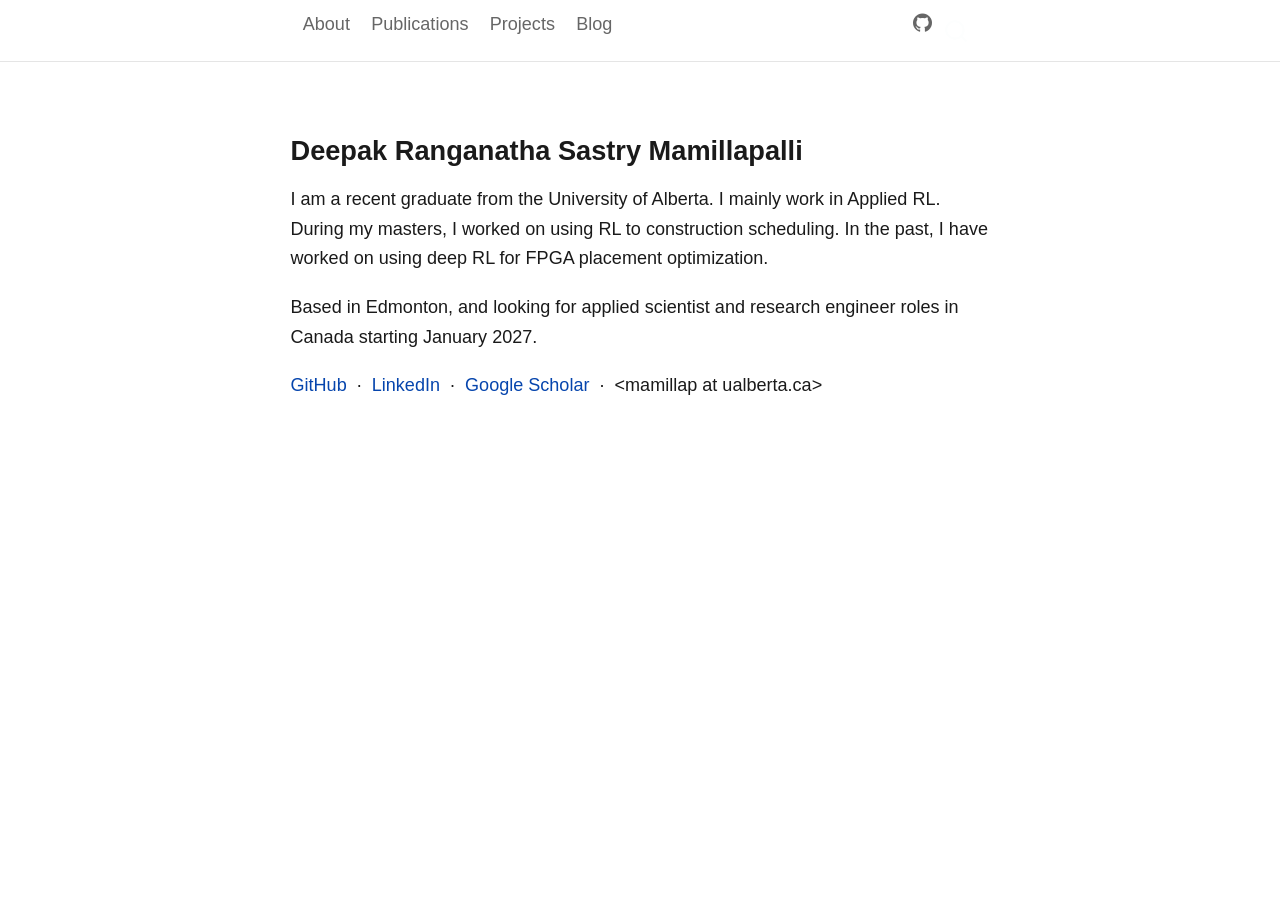
<file: index.html>
<!DOCTYPE html>
<html xmlns="http://www.w3.org/1999/xhtml" lang="en" xml:lang="en"><head>

<meta charset="utf-8">
<meta name="generator" content="quarto-1.10.18">

<meta name="viewport" content="width=device-width, initial-scale=1.0, user-scalable=yes">


<title>Deepak Ranganatha Sastry Mamillapalli – Deepak R. Sastry</title>
<style>
/* Default styles provided by pandoc.
** See https://pandoc.org/MANUAL.html#variables-for-html for config info.
*/
span.smallcaps{font-variant: small-caps;}
div.columns{display: flex; gap: 1.5em;}
div.column{flex: auto;}
@media screen {
div.columns{gap: min(4vw, 1.5em);}
div.column{overflow-x: auto;}
}
div.hanging-indent{margin-left: 1.5em; text-indent: -1.5em;}
ul.task-list{list-style: none;}
ul.task-list li input[type="checkbox"] {
  width: 0.8em;
  margin: 0 0.8em 0.2em -1em; /* quarto-specific, see https://github.com/quarto-dev/quarto-cli/issues/4556 */ 
  vertical-align: middle;
}
</style>


<script src="site_libs/quarto-nav/quarto-nav.js"></script>
<script src="site_libs/quarto-nav/headroom.min.js"></script>
<script src="site_libs/clipboard/clipboard.min.js"></script>
<script src="site_libs/quarto-search/autocomplete.umd.js"></script>
<script src="site_libs/quarto-search/fuse.min.js"></script>
<script src="site_libs/quarto-search/quarto-search.js"></script>
<meta name="quarto:offset" content="./">
<script src="site_libs/quarto-html/quarto.js" type="module"></script>
<script src="site_libs/quarto-html/tabsets/tabsets.js" type="module"></script>
<script src="site_libs/quarto-html/popper.min.js"></script>
<script src="site_libs/quarto-html/tippy.umd.min.js"></script>
<script src="site_libs/quarto-html/anchor.min.js"></script>
<link href="site_libs/quarto-html/tippy.css" rel="stylesheet">
<link href="site_libs/quarto-html/quarto-syntax-highlighting-64a204ab8560d761af7679ceaba22944.css" rel="stylesheet" id="quarto-text-highlighting-styles">
<script src="site_libs/bootstrap/bootstrap.min.js"></script>
<link href="site_libs/bootstrap/bootstrap-icons.css" rel="stylesheet">
<link href="site_libs/bootstrap/bootstrap-5b625113185319c9cbad2e443de95670.min.css" rel="stylesheet" append-hash="true" id="quarto-bootstrap" data-mode="light">
<script id="quarto-search-options" type="application/json">{
  "location": "navbar",
  "copy-button": false,
  "collapse-after": 3,
  "panel-placement": "end",
  "type": "overlay",
  "limit": 50,
  "keyboard-shortcut": [
    "f",
    "/",
    "s"
  ],
  "show-item-context": false,
  "language": {
    "search-no-results-text": "No results",
    "search-matching-documents-text": "matching documents",
    "search-copy-link-title": "Copy link to search",
    "search-hide-matches-text": "Hide additional matches",
    "search-more-match-text": "more match in this document",
    "search-more-matches-text": "more matches in this document",
    "search-clear-button-title": "Clear",
    "search-text-placeholder": "",
    "search-detached-cancel-button-title": "Cancel",
    "search-submit-button-title": "Submit",
    "search-label": "Search"
  }
}</script>


<link rel="stylesheet" href="styles.css">
</head>

<body class="nav-fixed fullcontent quarto-light">

<div id="quarto-search-results"></div>
  <header id="quarto-header" class="headroom fixed-top">
    <nav class="navbar navbar-expand-lg " data-bs-theme="dark">
      <div class="navbar-container container-fluid">
      <div class="navbar-brand-container mx-auto">
    <a class="navbar-brand" href="./index.html">
    <span class="navbar-title">Deepak R. Sastry</span>
    </a>
  </div>
            <div id="quarto-search" class="" title="Search"></div>
          <button class="navbar-toggler" type="button" data-bs-toggle="collapse" data-bs-target="#navbarCollapse" aria-controls="navbarCollapse" role="menu" aria-expanded="false" aria-label="Toggle navigation" onclick="if (window.quartoToggleHeadroom) { window.quartoToggleHeadroom(); }">
  <span class="navbar-toggler-icon"></span>
</button>
          <div class="collapse navbar-collapse" id="navbarCollapse">
            <ul class="navbar-nav navbar-nav-scroll me-auto">
  <li class="nav-item">
    <a class="nav-link active" href="./index.html" aria-current="page"> 
<span class="menu-text">About</span></a>
  </li>  
  <li class="nav-item">
    <a class="nav-link" href="./publications.html"> 
<span class="menu-text">Publications</span></a>
  </li>  
  <li class="nav-item">
    <a class="nav-link" href="./projects.html"> 
<span class="menu-text">Projects</span></a>
  </li>  
  <li class="nav-item">
    <a class="nav-link" href="./blog/index.html"> 
<span class="menu-text">Blog</span></a>
  </li>  
</ul>
            <ul class="navbar-nav navbar-nav-scroll ms-auto">
  <li class="nav-item compact">
    <a class="nav-link" href="https://github.com/DeepakR-Sastry"> <i class="bi bi-github" role="img" aria-label="GitHub">
</i> 
<span class="menu-text"></span></a>
  </li>  
</ul>
          </div> <!-- /navcollapse -->
            <div class="quarto-navbar-tools">
</div>
      </div> <!-- /container-fluid -->
    </nav>
</header>
<!-- content -->
<div id="quarto-content" class="quarto-container page-columns page-rows-contents page-layout-article page-navbar">
<!-- sidebar -->
<!-- margin-sidebar -->
    
<!-- main -->
<main class="content" id="quarto-document-content">

<header id="title-block-header" class="quarto-title-block default">
<div class="quarto-title">
<h1 class="title">Deepak Ranganatha Sastry Mamillapalli</h1>
</div>



<div class="quarto-title-meta">

    
  
    
  </div>
  


</header>


<p>I am a recent graduate from the University of Alberta. I mainly work in Applied RL. During my masters, I worked on using RL to construction scheduling. In the past, I have worked on using deep RL for FPGA placement optimization.</p>
<p>Based in Edmonton, and looking for applied scientist and research engineer roles in Canada starting January 2027.</p>
<p><a href="https://github.com/DeepakR-Sastry">GitHub</a> &nbsp;·&nbsp; <a href="https://www.linkedin.com/in/mamillap/">LinkedIn</a> &nbsp;·&nbsp; <a href="https://scholar.google.ca/citations?user=M_t9mM4AAAAJ&amp;hl=en">Google Scholar</a> &nbsp;·&nbsp; &lt;mamillap at ualberta.ca&gt;</p>



</main> <!-- /main -->
<script id="quarto-html-after-body" type="application/javascript">
  window.document.addEventListener("DOMContentLoaded", function (event) {
    const icon = "";
    const anchorJS = new window.AnchorJS();
    anchorJS.options = {
      placement: 'right',
      icon: icon
    };
    anchorJS.add('.anchored');
    const isCodeAnnotation = (el) => {
      for (const clz of el.classList) {
        if (clz.startsWith('code-annotation-')) {                     
          return true;
        }
      }
      return false;
    }
    const onCopySuccess = function(e) {
      // button target
      const button = e.trigger;
      // don't keep focus
      button.blur();
      // flash "checked"
      button.classList.add('code-copy-button-checked');
      var currentTitle = button.getAttribute("title");
      button.setAttribute("title", "Copied!");
      let tooltip;
      if (window.bootstrap) {
        button.setAttribute("data-bs-toggle", "tooltip");
        button.setAttribute("data-bs-placement", "left");
        button.setAttribute("data-bs-title", "Copied!");
        tooltip = new bootstrap.Tooltip(button, 
          { trigger: "manual", 
            customClass: "code-copy-button-tooltip",
            offset: [0, -8]});
        tooltip.show();    
      }
      setTimeout(function() {
        if (tooltip) {
          tooltip.hide();
          button.removeAttribute("data-bs-title");
          button.removeAttribute("data-bs-toggle");
          button.removeAttribute("data-bs-placement");
        }
        button.setAttribute("title", currentTitle);
        button.classList.remove('code-copy-button-checked');
      }, 1000);
      // clear code selection
      e.clearSelection();
    }
    const getTextToCopy = function(trigger) {
      const outerScaffold = trigger.parentElement.cloneNode(true);
      const codeEl = outerScaffold.querySelector('code');
      for (const childEl of codeEl.children) {
        if (isCodeAnnotation(childEl)) {
          childEl.remove();
        }
      }
      return codeEl.innerText;
    }
    const clipboard = new window.ClipboardJS('.code-copy-button:not([data-in-quarto-modal])', {
      text: getTextToCopy
    });
    clipboard.on('success', onCopySuccess);
    if (window.document.getElementById('quarto-embedded-source-code-modal')) {
      const clipboardModal = new window.ClipboardJS('.code-copy-button[data-in-quarto-modal]', {
        text: getTextToCopy,
        container: window.document.getElementById('quarto-embedded-source-code-modal')
      });
      clipboardModal.on('success', onCopySuccess);
    }
      var localhostRegex = new RegExp(/^(?:http|https):\/\/localhost\:?[0-9]*\//);
      var mailtoRegex = new RegExp(/^mailto:/);
        var filterRegex = new RegExp("https:\/\/deepakr-sastry\.github\.io");
      var isInternal = (href) => {
          return filterRegex.test(href) || localhostRegex.test(href) || mailtoRegex.test(href);
      }
      // Inspect non-navigation links and adorn them if external
     var links = window.document.querySelectorAll('a[href]:not(.nav-link):not(.navbar-brand):not(.toc-action):not(.sidebar-link):not(.sidebar-item-toggle):not(.pagination-link):not(.no-external):not([aria-hidden]):not(.dropdown-item):not(.quarto-navigation-tool):not(.about-link)');
      for (var i=0; i<links.length; i++) {
        const link = links[i];
        if (!isInternal(link.href)) {
          // undo the damage that might have been done by quarto-nav.js in the case of
          // links that we want to consider external
          if (link.dataset.originalHref !== undefined) {
            link.href = link.dataset.originalHref;
          }
        }
      }
    function tippyHover(el, contentFn, onTriggerFn, onUntriggerFn) {
      const config = {
        allowHTML: true,
        maxWidth: 500,
        delay: 100,
        arrow: false,
        appendTo: function(el) {
            return el.parentElement;
        },
        interactive: true,
        interactiveBorder: 10,
        theme: 'quarto',
        placement: 'bottom-start',
      };
      if (contentFn) {
        config.content = contentFn;
      }
      if (onTriggerFn) {
        config.onTrigger = onTriggerFn;
      }
      if (onUntriggerFn) {
        config.onUntrigger = onUntriggerFn;
      }
      window.tippy(el, config); 
    }
    const noterefs = window.document.querySelectorAll('a[role="doc-noteref"]');
    for (var i=0; i<noterefs.length; i++) {
      const ref = noterefs[i];
      tippyHover(ref, function() {
        // use id or data attribute instead here
        let href = ref.getAttribute('data-footnote-href') || ref.getAttribute('href');
        try { href = new URL(href).hash; } catch {}
        const id = href.replace(/^#\/?/, "");
        const note = window.document.getElementById(id);
        if (note) {
          return note.innerHTML;
        } else {
          return "";
        }
      });
    }
    const xrefs = window.document.querySelectorAll('a.quarto-xref');
    const processXRef = (id, note) => {
      // Strip column container classes
      const stripColumnClz = (el) => {
        el.classList.remove("page-full", "page-columns");
        if (el.children) {
          for (const child of el.children) {
            stripColumnClz(child);
          }
        }
      }
      stripColumnClz(note)
      if (id === null || id.startsWith('sec-')) {
        // Special case sections, only their first couple elements
        const container = document.createElement("div");
        if (note.children && note.children.length > 2) {
          container.appendChild(note.children[0].cloneNode(true));
          for (let i = 1; i < note.children.length; i++) {
            const child = note.children[i];
            if (child.tagName === "P" && child.innerText === "") {
              continue;
            } else {
              container.appendChild(child.cloneNode(true));
              break;
            }
          }
          if (window.Quarto?.typesetMath) {
            window.Quarto.typesetMath(container);
          }
          return container.innerHTML
        } else {
          if (window.Quarto?.typesetMath) {
            window.Quarto.typesetMath(note);
          }
          return note.innerHTML;
        }
      } else {
        // Remove any anchor links if they are present
        const anchorLink = note.querySelector('a.anchorjs-link');
        if (anchorLink) {
          anchorLink.remove();
        }
        if (window.Quarto?.typesetMath) {
          window.Quarto.typesetMath(note);
        }
        if (note.classList.contains("callout")) {
          return note.outerHTML;
        } else {
          return note.innerHTML;
        }
      }
    }
    for (var i=0; i<xrefs.length; i++) {
      const xref = xrefs[i];
      tippyHover(xref, undefined, function(instance) {
        instance.disable();
        let url = xref.getAttribute('href');
        let hash = undefined; 
        if (url.startsWith('#')) {
          hash = url;
        } else {
          try { hash = new URL(url).hash; } catch {}
        }
        if (hash) {
          const id = hash.replace(/^#\/?/, "");
          const note = window.document.getElementById(id);
          if (note !== null) {
            try {
              const html = processXRef(id, note.cloneNode(true));
              instance.setContent(html);
            } finally {
              instance.enable();
              instance.show();
            }
          } else {
            // See if we can fetch this
            fetch(url.split('#')[0])
            .then(res => res.text())
            .then(html => {
              const parser = new DOMParser();
              const htmlDoc = parser.parseFromString(html, "text/html");
              const note = htmlDoc.getElementById(id);
              if (note !== null) {
                const html = processXRef(id, note);
                instance.setContent(html);
              } 
            }).finally(() => {
              instance.enable();
              instance.show();
            });
          }
        } else {
          // See if we can fetch a full url (with no hash to target)
          // This is a special case and we should probably do some content thinning / targeting
          fetch(url)
          .then(res => res.text())
          .then(html => {
            const parser = new DOMParser();
            const htmlDoc = parser.parseFromString(html, "text/html");
            const note = htmlDoc.querySelector('main.content');
            if (note !== null) {
              // This should only happen for chapter cross references
              // (since there is no id in the URL)
              // remove the first header
              if (note.children.length > 0 && note.children[0].tagName === "HEADER") {
                note.children[0].remove();
              }
              const html = processXRef(null, note);
              instance.setContent(html);
            } 
          }).finally(() => {
            instance.enable();
            instance.show();
          });
        }
      }, function(instance) {
      });
    }
        let selectedAnnoteEl;
        const selectorForAnnotation = ( cell, annotation) => {
          let cellAttr = 'data-code-cell="' + cell + '"';
          let lineAttr = 'data-code-annotation="' +  annotation + '"';
          const selector = 'span[' + cellAttr + '][' + lineAttr + ']';
          return selector;
        }
        const selectCodeLines = (annoteEl) => {
          const doc = window.document;
          const targetCell = annoteEl.getAttribute("data-target-cell");
          const targetAnnotation = annoteEl.getAttribute("data-target-annotation");
          const annoteSpan = window.document.querySelector(selectorForAnnotation(targetCell, targetAnnotation));
          const lines = annoteSpan.getAttribute("data-code-lines").split(",");
          const lineIds = lines.map((line) => {
            return targetCell + "-" + line;
          })
          let top = null;
          let height = null;
          let parent = null;
          if (lineIds.length > 0) {
              //compute the position of the single el (top and bottom and make a div)
              const el = window.document.getElementById(lineIds[0]);
              top = el.offsetTop;
              height = el.offsetHeight;
              parent = el.parentElement.parentElement;
            if (lineIds.length > 1) {
              const lastEl = window.document.getElementById(lineIds[lineIds.length - 1]);
              const bottom = lastEl.offsetTop + lastEl.offsetHeight;
              height = bottom - top;
            }
            if (top !== null && height !== null && parent !== null) {
              // cook up a div (if necessary) and position it 
              let div = window.document.getElementById("code-annotation-line-highlight");
              if (div === null) {
                div = window.document.createElement("div");
                div.setAttribute("id", "code-annotation-line-highlight");
                div.style.position = 'absolute';
                parent.appendChild(div);
              }
              div.style.top = top - 2 + "px";
              div.style.height = height + 4 + "px";
              div.style.left = 0;
              let gutterDiv = window.document.getElementById("code-annotation-line-highlight-gutter");
              if (gutterDiv === null) {
                gutterDiv = window.document.createElement("div");
                gutterDiv.setAttribute("id", "code-annotation-line-highlight-gutter");
                gutterDiv.style.position = 'absolute';
                const codeCell = window.document.getElementById(targetCell);
                const gutter = codeCell.querySelector('.code-annotation-gutter');
                gutter.appendChild(gutterDiv);
              }
              gutterDiv.style.top = top - 2 + "px";
              gutterDiv.style.height = height + 4 + "px";
            }
            selectedAnnoteEl = annoteEl;
          }
        };
        const unselectCodeLines = () => {
          const elementsIds = ["code-annotation-line-highlight", "code-annotation-line-highlight-gutter"];
          elementsIds.forEach((elId) => {
            const div = window.document.getElementById(elId);
            if (div) {
              div.remove();
            }
          });
          selectedAnnoteEl = undefined;
        };
          // Handle positioning of the toggle
      window.addEventListener(
        "resize",
        throttle(() => {
          elRect = undefined;
          if (selectedAnnoteEl) {
            selectCodeLines(selectedAnnoteEl);
          }
        }, 10)
      );
      function throttle(fn, ms) {
      let throttle = false;
      let timer;
        return (...args) => {
          if(!throttle) { // first call gets through
              fn.apply(this, args);
              throttle = true;
          } else { // all the others get throttled
              if(timer) clearTimeout(timer); // cancel #2
              timer = setTimeout(() => {
                fn.apply(this, args);
                timer = throttle = false;
              }, ms);
          }
        };
      }
        // Attach click handler to the DT
        const annoteDls = window.document.querySelectorAll('dt[data-target-cell]');
        for (const annoteDlNode of annoteDls) {
          annoteDlNode.addEventListener('click', (event) => {
            const clickedEl = event.target;
            if (clickedEl !== selectedAnnoteEl) {
              unselectCodeLines();
              const activeEl = window.document.querySelector('dt[data-target-cell].code-annotation-active');
              if (activeEl) {
                activeEl.classList.remove('code-annotation-active');
              }
              selectCodeLines(clickedEl);
              clickedEl.classList.add('code-annotation-active');
            } else {
              // Unselect the line
              unselectCodeLines();
              clickedEl.classList.remove('code-annotation-active');
            }
          });
        }
    const findCites = (el) => {
      const parentEl = el.parentElement;
      if (parentEl) {
        const cites = parentEl.dataset.cites;
        if (cites) {
          return {
            el,
            cites: cites.split(' ')
          };
        } else {
          return findCites(el.parentElement)
        }
      } else {
        return undefined;
      }
    };
    var bibliorefs = window.document.querySelectorAll('a[role="doc-biblioref"]');
    for (var i=0; i<bibliorefs.length; i++) {
      const ref = bibliorefs[i];
      const citeInfo = findCites(ref);
      if (citeInfo) {
        tippyHover(citeInfo.el, function() {
          var popup = window.document.createElement('div');
          citeInfo.cites.forEach(function(cite) {
            var citeDiv = window.document.createElement('div');
            citeDiv.classList.add('hanging-indent');
            citeDiv.classList.add('csl-entry');
            var biblioDiv = window.document.getElementById('ref-' + cite);
            if (biblioDiv) {
              citeDiv.innerHTML = biblioDiv.innerHTML;
            }
            popup.appendChild(citeDiv);
          });
          return popup.innerHTML;
        });
      }
    }
  });
  </script>
</div> <!-- /content -->




</body></html>
</file>
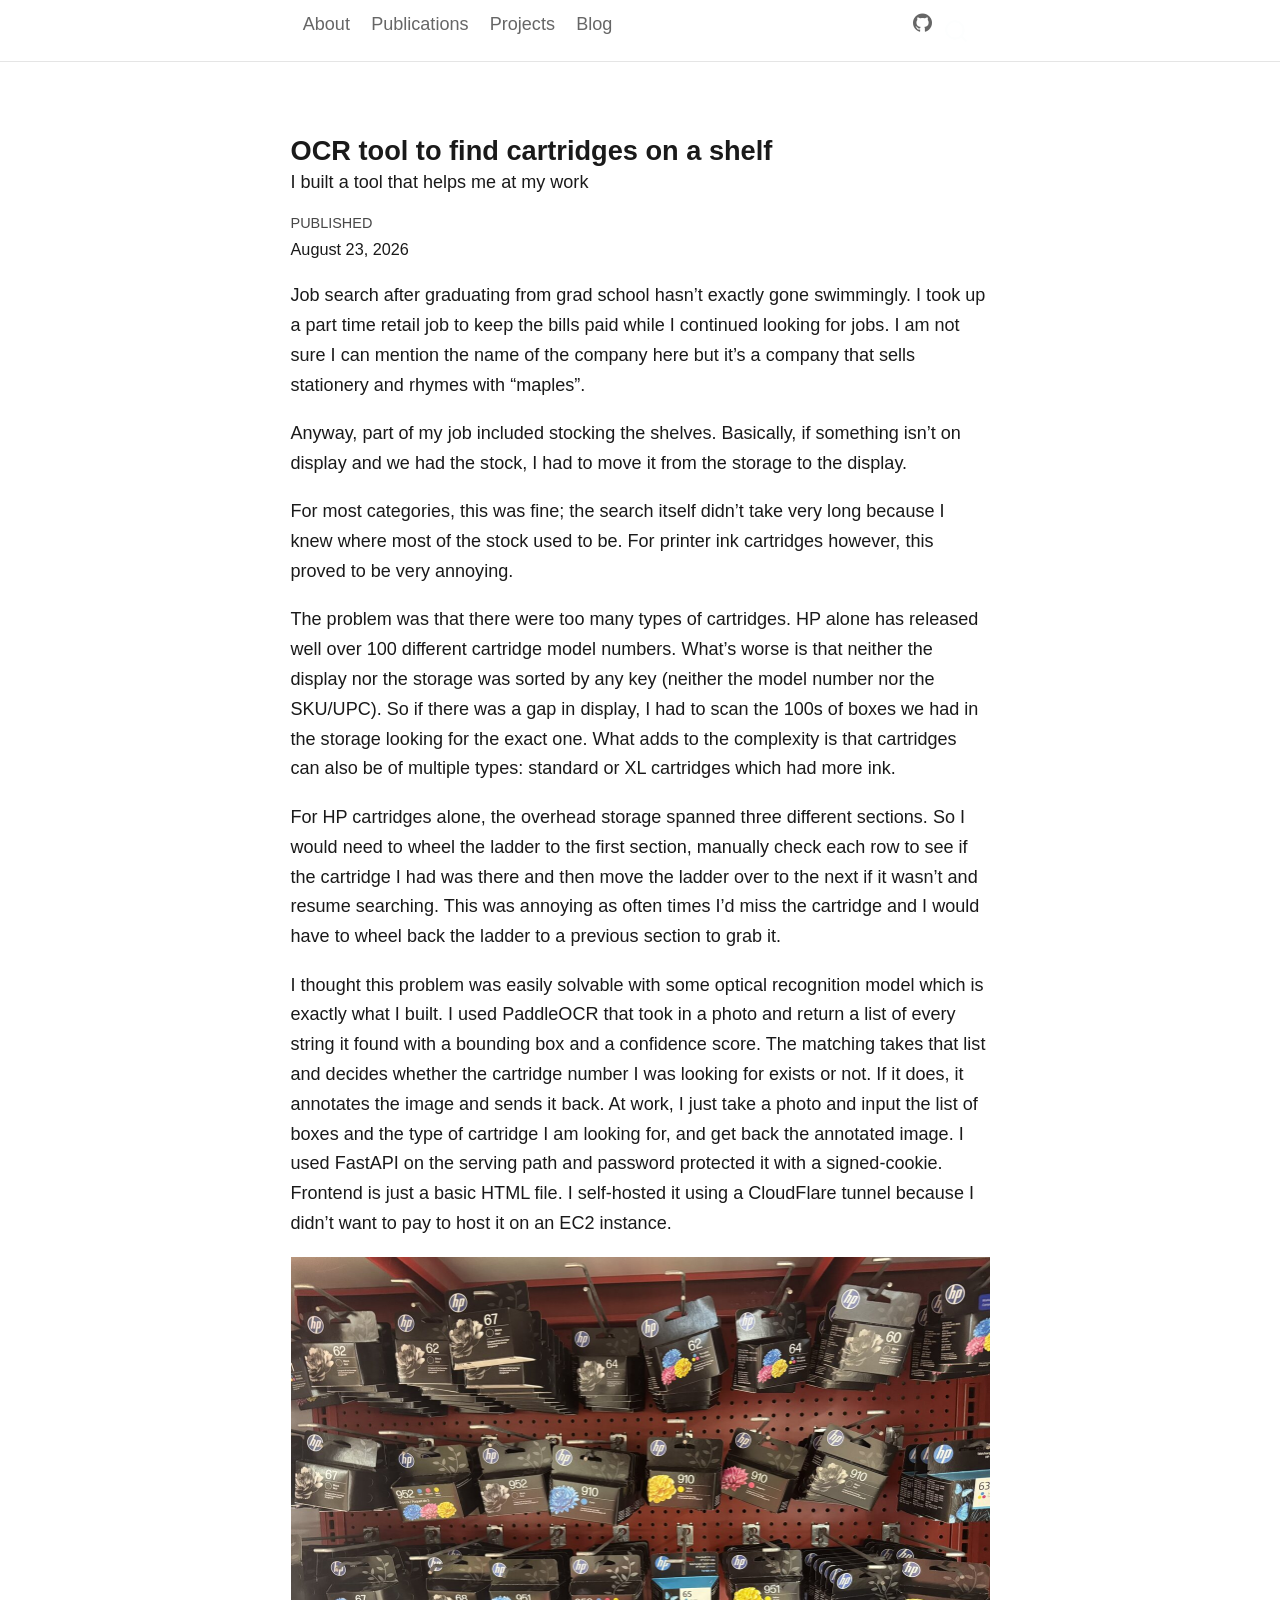
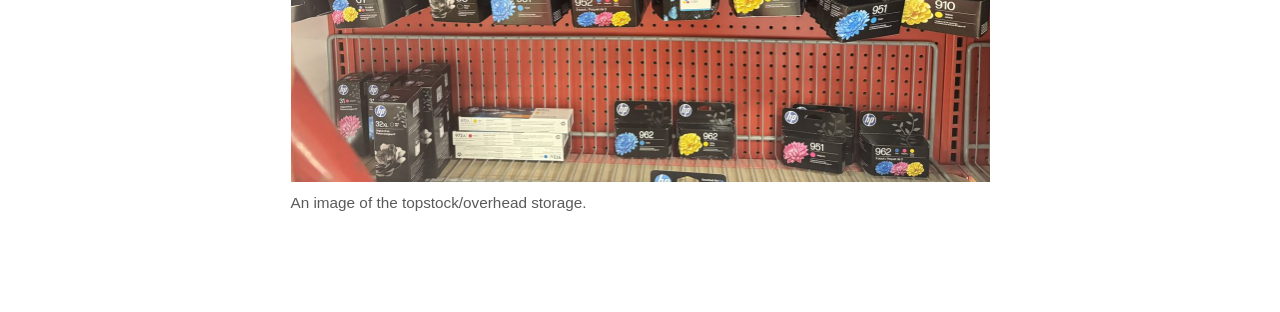
<file: blog/posts/cartridge-finder/index.html>
<!DOCTYPE html>
<html xmlns="http://www.w3.org/1999/xhtml" lang="en" xml:lang="en"><head>

<meta charset="utf-8">
<meta name="generator" content="quarto-1.10.18">

<meta name="viewport" content="width=device-width, initial-scale=1.0, user-scalable=yes">

<meta name="dcterms.date" content="2026-08-23">
<meta name="description" content="I built a tool that helps me at my work">

<title>OCR tool to find cartridges on a shelf – Deepak R. Sastry</title>
<style>
/* Default styles provided by pandoc.
** See https://pandoc.org/MANUAL.html#variables-for-html for config info.
*/
span.smallcaps{font-variant: small-caps;}
div.columns{display: flex; gap: 1.5em;}
div.column{flex: auto;}
@media screen {
div.columns{gap: min(4vw, 1.5em);}
div.column{overflow-x: auto;}
}
div.hanging-indent{margin-left: 1.5em; text-indent: -1.5em;}
ul.task-list{list-style: none;}
ul.task-list li input[type="checkbox"] {
  width: 0.8em;
  margin: 0 0.8em 0.2em -1em; /* quarto-specific, see https://github.com/quarto-dev/quarto-cli/issues/4556 */ 
  vertical-align: middle;
}
</style>


<script src="../../../site_libs/quarto-nav/quarto-nav.js"></script>
<script src="../../../site_libs/quarto-nav/headroom.min.js"></script>
<script src="../../../site_libs/clipboard/clipboard.min.js"></script>
<script src="../../../site_libs/quarto-search/autocomplete.umd.js"></script>
<script src="../../../site_libs/quarto-search/fuse.min.js"></script>
<script src="../../../site_libs/quarto-search/quarto-search.js"></script>
<meta name="quarto:offset" content="../../../">
<script src="../../../site_libs/quarto-html/quarto.js" type="module"></script>
<script src="../../../site_libs/quarto-html/tabsets/tabsets.js" type="module"></script>
<script src="../../../site_libs/quarto-html/popper.min.js"></script>
<script src="../../../site_libs/quarto-html/tippy.umd.min.js"></script>
<script src="../../../site_libs/quarto-html/anchor.min.js"></script>
<link href="../../../site_libs/quarto-html/tippy.css" rel="stylesheet">
<link href="../../../site_libs/quarto-html/quarto-syntax-highlighting-64a204ab8560d761af7679ceaba22944.css" rel="stylesheet" id="quarto-text-highlighting-styles">
<script src="../../../site_libs/bootstrap/bootstrap.min.js"></script>
<link href="../../../site_libs/bootstrap/bootstrap-icons.css" rel="stylesheet">
<link href="../../../site_libs/bootstrap/bootstrap-5b625113185319c9cbad2e443de95670.min.css" rel="stylesheet" append-hash="true" id="quarto-bootstrap" data-mode="light">
<script id="quarto-search-options" type="application/json">{
  "location": "navbar",
  "copy-button": false,
  "collapse-after": 3,
  "panel-placement": "end",
  "type": "overlay",
  "limit": 50,
  "keyboard-shortcut": [
    "f",
    "/",
    "s"
  ],
  "show-item-context": false,
  "language": {
    "search-no-results-text": "No results",
    "search-matching-documents-text": "matching documents",
    "search-copy-link-title": "Copy link to search",
    "search-hide-matches-text": "Hide additional matches",
    "search-more-match-text": "more match in this document",
    "search-more-matches-text": "more matches in this document",
    "search-clear-button-title": "Clear",
    "search-text-placeholder": "",
    "search-detached-cancel-button-title": "Cancel",
    "search-submit-button-title": "Submit",
    "search-label": "Search"
  }
}</script>


<link rel="stylesheet" href="../../../styles.css">
</head>

<body class="nav-fixed fullcontent quarto-light">

<div id="quarto-search-results"></div>
  <header id="quarto-header" class="headroom fixed-top">
    <nav class="navbar navbar-expand-lg " data-bs-theme="dark">
      <div class="navbar-container container-fluid">
      <div class="navbar-brand-container mx-auto">
    <a class="navbar-brand" href="../../../index.html">
    <span class="navbar-title">Deepak R. Sastry</span>
    </a>
  </div>
            <div id="quarto-search" class="" title="Search"></div>
          <button class="navbar-toggler" type="button" data-bs-toggle="collapse" data-bs-target="#navbarCollapse" aria-controls="navbarCollapse" role="menu" aria-expanded="false" aria-label="Toggle navigation" onclick="if (window.quartoToggleHeadroom) { window.quartoToggleHeadroom(); }">
  <span class="navbar-toggler-icon"></span>
</button>
          <div class="collapse navbar-collapse" id="navbarCollapse">
            <ul class="navbar-nav navbar-nav-scroll me-auto">
  <li class="nav-item">
    <a class="nav-link" href="../../../index.html"> 
<span class="menu-text">About</span></a>
  </li>  
  <li class="nav-item">
    <a class="nav-link" href="../../../publications.html"> 
<span class="menu-text">Publications</span></a>
  </li>  
  <li class="nav-item">
    <a class="nav-link" href="../../../projects.html"> 
<span class="menu-text">Projects</span></a>
  </li>  
  <li class="nav-item">
    <a class="nav-link" href="../../../blog/index.html"> 
<span class="menu-text">Blog</span></a>
  </li>  
</ul>
            <ul class="navbar-nav navbar-nav-scroll ms-auto">
  <li class="nav-item compact">
    <a class="nav-link" href="https://github.com/DeepakR-Sastry"> <i class="bi bi-github" role="img" aria-label="GitHub">
</i> 
<span class="menu-text"></span></a>
  </li>  
</ul>
          </div> <!-- /navcollapse -->
            <div class="quarto-navbar-tools">
</div>
      </div> <!-- /container-fluid -->
    </nav>
</header>
<!-- content -->
<div id="quarto-content" class="quarto-container page-columns page-rows-contents page-layout-article page-navbar">
<!-- sidebar -->
<!-- margin-sidebar -->
    
<!-- main -->
<main class="content" id="quarto-document-content">

<header id="title-block-header" class="quarto-title-block default">
<div class="quarto-title">
<h1 class="title">OCR tool to find cartridges on a shelf</h1>
</div>

<div>
  <div class="description">
    I built a tool that helps me at my work
  </div>
</div>


<div class="quarto-title-meta">

    
    <div>
    <div class="quarto-title-meta-heading">Published</div>
    <div class="quarto-title-meta-contents">
      <p class="date">August 23, 2026</p>
    </div>
  </div>
  
    
  </div>
  


</header>


<p>Job search after graduating from grad school hasn’t exactly gone swimmingly. I took up a part time retail job to keep the bills paid while I continued looking for jobs. I am not sure I can mention the name of the company here but it’s a company that sells stationery and rhymes with “maples”.</p>
<p>Anyway, part of my job included stocking the shelves. Basically, if something isn’t on display and we had the stock, I had to move it from the storage to the display.</p>
<p>For most categories, this was fine; the search itself didn’t take very long because I knew where most of the stock used to be. For printer ink cartridges however, this proved to be very annoying.</p>
<p>The problem was that there were too many types of cartridges. HP alone has released well over 100 different cartridge model numbers. What’s worse is that neither the display nor the storage was sorted by any key (neither the model number nor the SKU/UPC). So if there was a gap in display, I had to scan the 100s of boxes we had in the storage looking for the exact one. What adds to the complexity is that cartridges can also be of multiple types: standard or XL cartridges which had more ink.</p>
<p>For HP cartridges alone, the overhead storage spanned three different sections. So I would need to wheel the ladder to the first section, manually check each row to see if the cartridge I had was there and then move the ladder over to the next if it wasn’t and resume searching. This was annoying as often times I’d miss the cartridge and I would have to wheel back the ladder to a previous section to grab it.</p>
<p>I thought this problem was easily solvable with some optical recognition model which is exactly what I built. I used PaddleOCR that took in a photo and return a list of every string it found with a bounding box and a confidence score. The matching takes that list and decides whether the cartridge number I was looking for exists or not. If it does, it annotates the image and sends it back. At work, I just take a photo and input the list of boxes and the type of cartridge I am looking for, and get back the annotated image. I used FastAPI on the serving path and password protected it with a signed-cookie. Frontend is just a basic HTML file. I self-hosted it using a CloudFlare tunnel because I didn’t want to pay to host it on an EC2 instance.</p>
<div class="quarto-figure quarto-figure-center">
<figure class="figure">
<p><img src="img/top.jpeg" class="img-fluid figure-img"></p>
<figcaption>An image of the topstock/overhead storage.</figcaption>
</figure>
</div>



</main> <!-- /main -->
<script id="quarto-html-after-body" type="application/javascript">
  window.document.addEventListener("DOMContentLoaded", function (event) {
    const icon = "";
    const anchorJS = new window.AnchorJS();
    anchorJS.options = {
      placement: 'right',
      icon: icon
    };
    anchorJS.add('.anchored');
    const isCodeAnnotation = (el) => {
      for (const clz of el.classList) {
        if (clz.startsWith('code-annotation-')) {                     
          return true;
        }
      }
      return false;
    }
    const onCopySuccess = function(e) {
      // button target
      const button = e.trigger;
      // don't keep focus
      button.blur();
      // flash "checked"
      button.classList.add('code-copy-button-checked');
      var currentTitle = button.getAttribute("title");
      button.setAttribute("title", "Copied!");
      let tooltip;
      if (window.bootstrap) {
        button.setAttribute("data-bs-toggle", "tooltip");
        button.setAttribute("data-bs-placement", "left");
        button.setAttribute("data-bs-title", "Copied!");
        tooltip = new bootstrap.Tooltip(button, 
          { trigger: "manual", 
            customClass: "code-copy-button-tooltip",
            offset: [0, -8]});
        tooltip.show();    
      }
      setTimeout(function() {
        if (tooltip) {
          tooltip.hide();
          button.removeAttribute("data-bs-title");
          button.removeAttribute("data-bs-toggle");
          button.removeAttribute("data-bs-placement");
        }
        button.setAttribute("title", currentTitle);
        button.classList.remove('code-copy-button-checked');
      }, 1000);
      // clear code selection
      e.clearSelection();
    }
    const getTextToCopy = function(trigger) {
      const outerScaffold = trigger.parentElement.cloneNode(true);
      const codeEl = outerScaffold.querySelector('code');
      for (const childEl of codeEl.children) {
        if (isCodeAnnotation(childEl)) {
          childEl.remove();
        }
      }
      return codeEl.innerText;
    }
    const clipboard = new window.ClipboardJS('.code-copy-button:not([data-in-quarto-modal])', {
      text: getTextToCopy
    });
    clipboard.on('success', onCopySuccess);
    if (window.document.getElementById('quarto-embedded-source-code-modal')) {
      const clipboardModal = new window.ClipboardJS('.code-copy-button[data-in-quarto-modal]', {
        text: getTextToCopy,
        container: window.document.getElementById('quarto-embedded-source-code-modal')
      });
      clipboardModal.on('success', onCopySuccess);
    }
      var localhostRegex = new RegExp(/^(?:http|https):\/\/localhost\:?[0-9]*\//);
      var mailtoRegex = new RegExp(/^mailto:/);
        var filterRegex = new RegExp("https:\/\/deepakr-sastry\.github\.io");
      var isInternal = (href) => {
          return filterRegex.test(href) || localhostRegex.test(href) || mailtoRegex.test(href);
      }
      // Inspect non-navigation links and adorn them if external
     var links = window.document.querySelectorAll('a[href]:not(.nav-link):not(.navbar-brand):not(.toc-action):not(.sidebar-link):not(.sidebar-item-toggle):not(.pagination-link):not(.no-external):not([aria-hidden]):not(.dropdown-item):not(.quarto-navigation-tool):not(.about-link)');
      for (var i=0; i<links.length; i++) {
        const link = links[i];
        if (!isInternal(link.href)) {
          // undo the damage that might have been done by quarto-nav.js in the case of
          // links that we want to consider external
          if (link.dataset.originalHref !== undefined) {
            link.href = link.dataset.originalHref;
          }
        }
      }
    function tippyHover(el, contentFn, onTriggerFn, onUntriggerFn) {
      const config = {
        allowHTML: true,
        maxWidth: 500,
        delay: 100,
        arrow: false,
        appendTo: function(el) {
            return el.parentElement;
        },
        interactive: true,
        interactiveBorder: 10,
        theme: 'quarto',
        placement: 'bottom-start',
      };
      if (contentFn) {
        config.content = contentFn;
      }
      if (onTriggerFn) {
        config.onTrigger = onTriggerFn;
      }
      if (onUntriggerFn) {
        config.onUntrigger = onUntriggerFn;
      }
      window.tippy(el, config); 
    }
    const noterefs = window.document.querySelectorAll('a[role="doc-noteref"]');
    for (var i=0; i<noterefs.length; i++) {
      const ref = noterefs[i];
      tippyHover(ref, function() {
        // use id or data attribute instead here
        let href = ref.getAttribute('data-footnote-href') || ref.getAttribute('href');
        try { href = new URL(href).hash; } catch {}
        const id = href.replace(/^#\/?/, "");
        const note = window.document.getElementById(id);
        if (note) {
          return note.innerHTML;
        } else {
          return "";
        }
      });
    }
    const xrefs = window.document.querySelectorAll('a.quarto-xref');
    const processXRef = (id, note) => {
      // Strip column container classes
      const stripColumnClz = (el) => {
        el.classList.remove("page-full", "page-columns");
        if (el.children) {
          for (const child of el.children) {
            stripColumnClz(child);
          }
        }
      }
      stripColumnClz(note)
      if (id === null || id.startsWith('sec-')) {
        // Special case sections, only their first couple elements
        const container = document.createElement("div");
        if (note.children && note.children.length > 2) {
          container.appendChild(note.children[0].cloneNode(true));
          for (let i = 1; i < note.children.length; i++) {
            const child = note.children[i];
            if (child.tagName === "P" && child.innerText === "") {
              continue;
            } else {
              container.appendChild(child.cloneNode(true));
              break;
            }
          }
          if (window.Quarto?.typesetMath) {
            window.Quarto.typesetMath(container);
          }
          return container.innerHTML
        } else {
          if (window.Quarto?.typesetMath) {
            window.Quarto.typesetMath(note);
          }
          return note.innerHTML;
        }
      } else {
        // Remove any anchor links if they are present
        const anchorLink = note.querySelector('a.anchorjs-link');
        if (anchorLink) {
          anchorLink.remove();
        }
        if (window.Quarto?.typesetMath) {
          window.Quarto.typesetMath(note);
        }
        if (note.classList.contains("callout")) {
          return note.outerHTML;
        } else {
          return note.innerHTML;
        }
      }
    }
    for (var i=0; i<xrefs.length; i++) {
      const xref = xrefs[i];
      tippyHover(xref, undefined, function(instance) {
        instance.disable();
        let url = xref.getAttribute('href');
        let hash = undefined; 
        if (url.startsWith('#')) {
          hash = url;
        } else {
          try { hash = new URL(url).hash; } catch {}
        }
        if (hash) {
          const id = hash.replace(/^#\/?/, "");
          const note = window.document.getElementById(id);
          if (note !== null) {
            try {
              const html = processXRef(id, note.cloneNode(true));
              instance.setContent(html);
            } finally {
              instance.enable();
              instance.show();
            }
          } else {
            // See if we can fetch this
            fetch(url.split('#')[0])
            .then(res => res.text())
            .then(html => {
              const parser = new DOMParser();
              const htmlDoc = parser.parseFromString(html, "text/html");
              const note = htmlDoc.getElementById(id);
              if (note !== null) {
                const html = processXRef(id, note);
                instance.setContent(html);
              } 
            }).finally(() => {
              instance.enable();
              instance.show();
            });
          }
        } else {
          // See if we can fetch a full url (with no hash to target)
          // This is a special case and we should probably do some content thinning / targeting
          fetch(url)
          .then(res => res.text())
          .then(html => {
            const parser = new DOMParser();
            const htmlDoc = parser.parseFromString(html, "text/html");
            const note = htmlDoc.querySelector('main.content');
            if (note !== null) {
              // This should only happen for chapter cross references
              // (since there is no id in the URL)
              // remove the first header
              if (note.children.length > 0 && note.children[0].tagName === "HEADER") {
                note.children[0].remove();
              }
              const html = processXRef(null, note);
              instance.setContent(html);
            } 
          }).finally(() => {
            instance.enable();
            instance.show();
          });
        }
      }, function(instance) {
      });
    }
        let selectedAnnoteEl;
        const selectorForAnnotation = ( cell, annotation) => {
          let cellAttr = 'data-code-cell="' + cell + '"';
          let lineAttr = 'data-code-annotation="' +  annotation + '"';
          const selector = 'span[' + cellAttr + '][' + lineAttr + ']';
          return selector;
        }
        const selectCodeLines = (annoteEl) => {
          const doc = window.document;
          const targetCell = annoteEl.getAttribute("data-target-cell");
          const targetAnnotation = annoteEl.getAttribute("data-target-annotation");
          const annoteSpan = window.document.querySelector(selectorForAnnotation(targetCell, targetAnnotation));
          const lines = annoteSpan.getAttribute("data-code-lines").split(",");
          const lineIds = lines.map((line) => {
            return targetCell + "-" + line;
          })
          let top = null;
          let height = null;
          let parent = null;
          if (lineIds.length > 0) {
              //compute the position of the single el (top and bottom and make a div)
              const el = window.document.getElementById(lineIds[0]);
              top = el.offsetTop;
              height = el.offsetHeight;
              parent = el.parentElement.parentElement;
            if (lineIds.length > 1) {
              const lastEl = window.document.getElementById(lineIds[lineIds.length - 1]);
              const bottom = lastEl.offsetTop + lastEl.offsetHeight;
              height = bottom - top;
            }
            if (top !== null && height !== null && parent !== null) {
              // cook up a div (if necessary) and position it 
              let div = window.document.getElementById("code-annotation-line-highlight");
              if (div === null) {
                div = window.document.createElement("div");
                div.setAttribute("id", "code-annotation-line-highlight");
                div.style.position = 'absolute';
                parent.appendChild(div);
              }
              div.style.top = top - 2 + "px";
              div.style.height = height + 4 + "px";
              div.style.left = 0;
              let gutterDiv = window.document.getElementById("code-annotation-line-highlight-gutter");
              if (gutterDiv === null) {
                gutterDiv = window.document.createElement("div");
                gutterDiv.setAttribute("id", "code-annotation-line-highlight-gutter");
                gutterDiv.style.position = 'absolute';
                const codeCell = window.document.getElementById(targetCell);
                const gutter = codeCell.querySelector('.code-annotation-gutter');
                gutter.appendChild(gutterDiv);
              }
              gutterDiv.style.top = top - 2 + "px";
              gutterDiv.style.height = height + 4 + "px";
            }
            selectedAnnoteEl = annoteEl;
          }
        };
        const unselectCodeLines = () => {
          const elementsIds = ["code-annotation-line-highlight", "code-annotation-line-highlight-gutter"];
          elementsIds.forEach((elId) => {
            const div = window.document.getElementById(elId);
            if (div) {
              div.remove();
            }
          });
          selectedAnnoteEl = undefined;
        };
          // Handle positioning of the toggle
      window.addEventListener(
        "resize",
        throttle(() => {
          elRect = undefined;
          if (selectedAnnoteEl) {
            selectCodeLines(selectedAnnoteEl);
          }
        }, 10)
      );
      function throttle(fn, ms) {
      let throttle = false;
      let timer;
        return (...args) => {
          if(!throttle) { // first call gets through
              fn.apply(this, args);
              throttle = true;
          } else { // all the others get throttled
              if(timer) clearTimeout(timer); // cancel #2
              timer = setTimeout(() => {
                fn.apply(this, args);
                timer = throttle = false;
              }, ms);
          }
        };
      }
        // Attach click handler to the DT
        const annoteDls = window.document.querySelectorAll('dt[data-target-cell]');
        for (const annoteDlNode of annoteDls) {
          annoteDlNode.addEventListener('click', (event) => {
            const clickedEl = event.target;
            if (clickedEl !== selectedAnnoteEl) {
              unselectCodeLines();
              const activeEl = window.document.querySelector('dt[data-target-cell].code-annotation-active');
              if (activeEl) {
                activeEl.classList.remove('code-annotation-active');
              }
              selectCodeLines(clickedEl);
              clickedEl.classList.add('code-annotation-active');
            } else {
              // Unselect the line
              unselectCodeLines();
              clickedEl.classList.remove('code-annotation-active');
            }
          });
        }
    const findCites = (el) => {
      const parentEl = el.parentElement;
      if (parentEl) {
        const cites = parentEl.dataset.cites;
        if (cites) {
          return {
            el,
            cites: cites.split(' ')
          };
        } else {
          return findCites(el.parentElement)
        }
      } else {
        return undefined;
      }
    };
    var bibliorefs = window.document.querySelectorAll('a[role="doc-biblioref"]');
    for (var i=0; i<bibliorefs.length; i++) {
      const ref = bibliorefs[i];
      const citeInfo = findCites(ref);
      if (citeInfo) {
        tippyHover(citeInfo.el, function() {
          var popup = window.document.createElement('div');
          citeInfo.cites.forEach(function(cite) {
            var citeDiv = window.document.createElement('div');
            citeDiv.classList.add('hanging-indent');
            citeDiv.classList.add('csl-entry');
            var biblioDiv = window.document.getElementById('ref-' + cite);
            if (biblioDiv) {
              citeDiv.innerHTML = biblioDiv.innerHTML;
            }
            popup.appendChild(citeDiv);
          });
          return popup.innerHTML;
        });
      }
    }
  });
  </script>
</div> <!-- /content -->




</body></html>
</file>
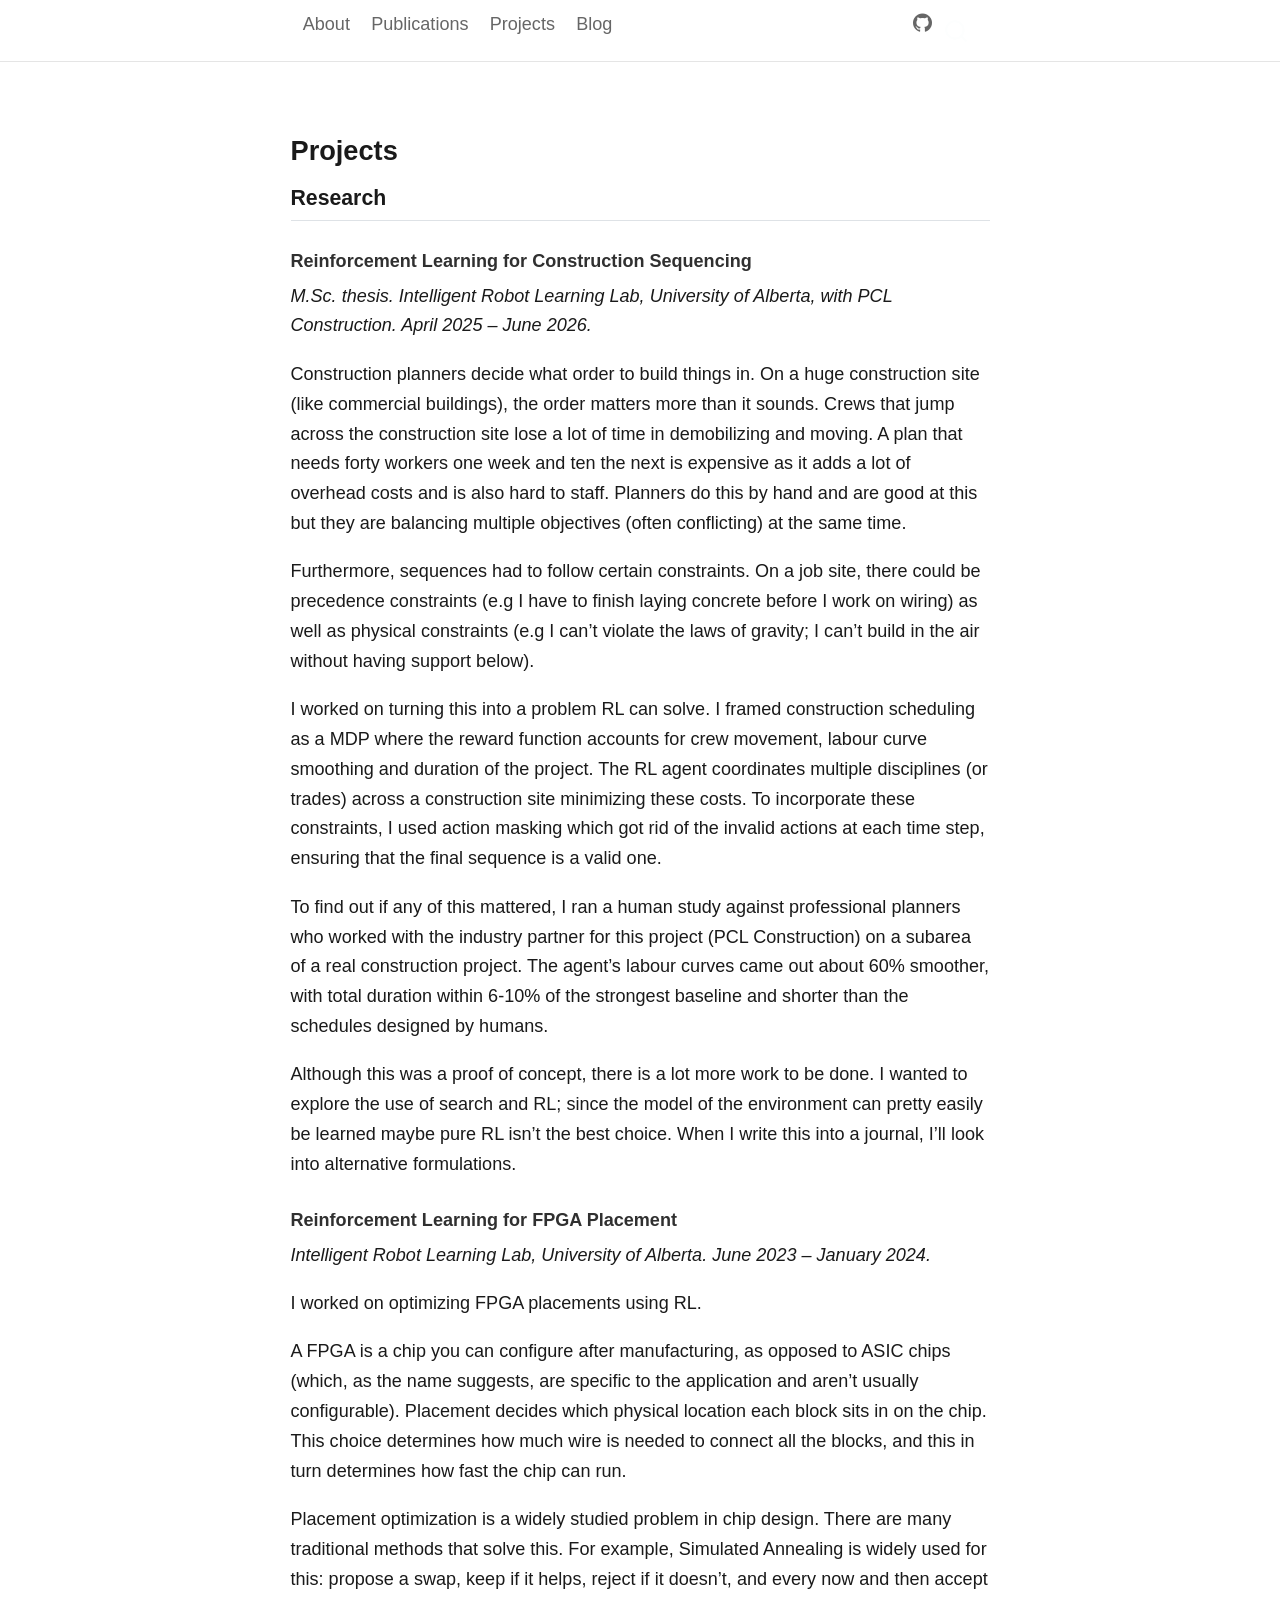
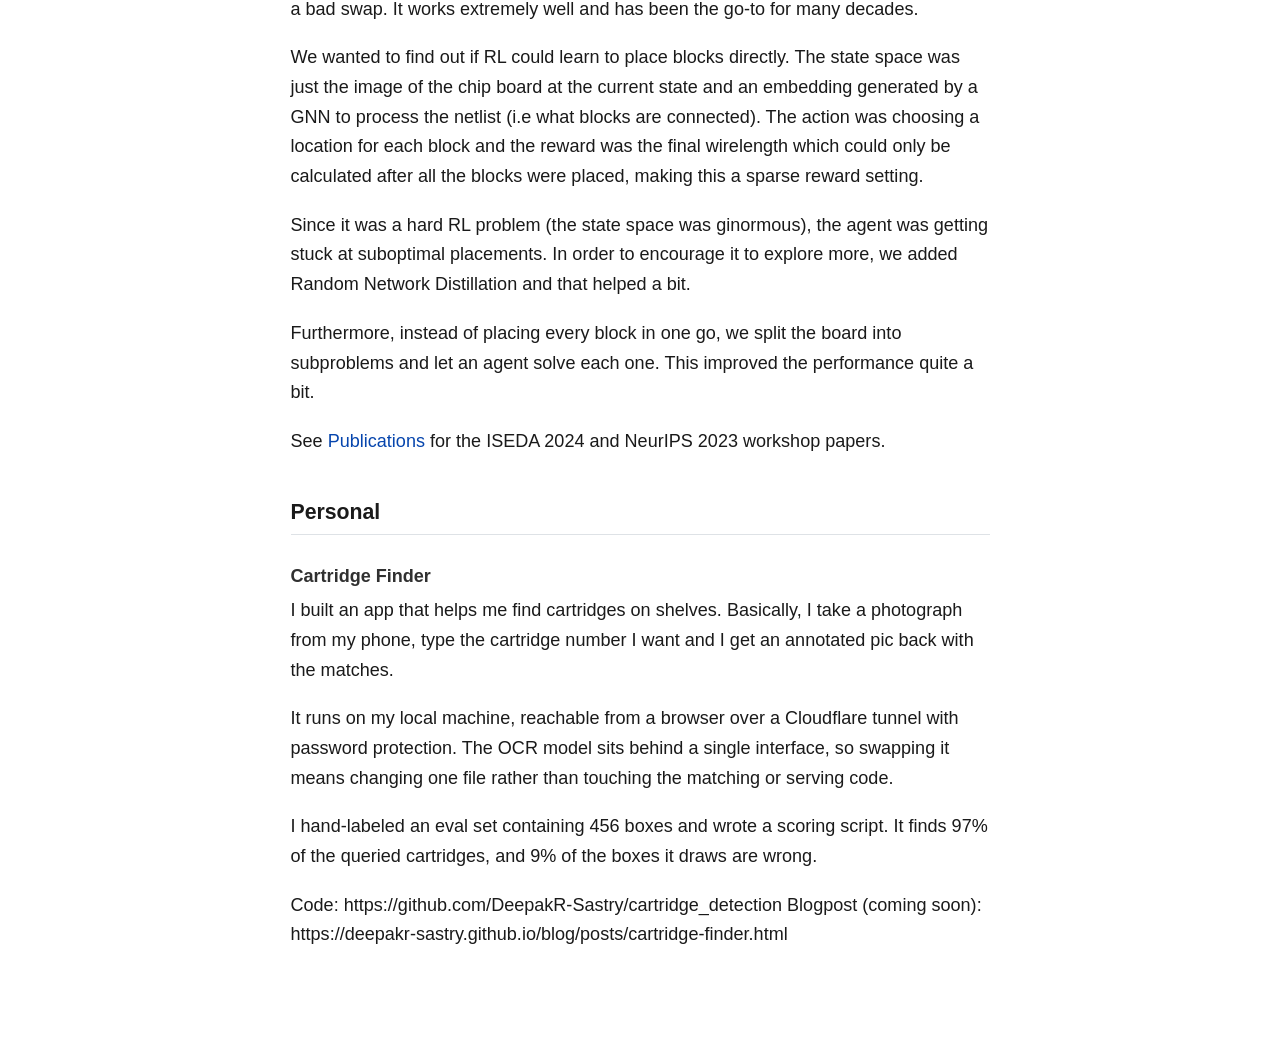
<file: projects.html>
<!DOCTYPE html>
<html xmlns="http://www.w3.org/1999/xhtml" lang="en" xml:lang="en"><head>

<meta charset="utf-8">
<meta name="generator" content="quarto-1.10.18">

<meta name="viewport" content="width=device-width, initial-scale=1.0, user-scalable=yes">


<title>Projects – Deepak R. Sastry</title>
<style>
/* Default styles provided by pandoc.
** See https://pandoc.org/MANUAL.html#variables-for-html for config info.
*/
span.smallcaps{font-variant: small-caps;}
div.columns{display: flex; gap: 1.5em;}
div.column{flex: auto;}
@media screen {
div.columns{gap: min(4vw, 1.5em);}
div.column{overflow-x: auto;}
}
div.hanging-indent{margin-left: 1.5em; text-indent: -1.5em;}
ul.task-list{list-style: none;}
ul.task-list li input[type="checkbox"] {
  width: 0.8em;
  margin: 0 0.8em 0.2em -1em; /* quarto-specific, see https://github.com/quarto-dev/quarto-cli/issues/4556 */ 
  vertical-align: middle;
}
</style>


<script src="site_libs/quarto-nav/quarto-nav.js"></script>
<script src="site_libs/quarto-nav/headroom.min.js"></script>
<script src="site_libs/clipboard/clipboard.min.js"></script>
<script src="site_libs/quarto-search/autocomplete.umd.js"></script>
<script src="site_libs/quarto-search/fuse.min.js"></script>
<script src="site_libs/quarto-search/quarto-search.js"></script>
<meta name="quarto:offset" content="./">
<script src="site_libs/quarto-html/quarto.js" type="module"></script>
<script src="site_libs/quarto-html/tabsets/tabsets.js" type="module"></script>
<script src="site_libs/quarto-html/popper.min.js"></script>
<script src="site_libs/quarto-html/tippy.umd.min.js"></script>
<script src="site_libs/quarto-html/anchor.min.js"></script>
<link href="site_libs/quarto-html/tippy.css" rel="stylesheet">
<link href="site_libs/quarto-html/quarto-syntax-highlighting-64a204ab8560d761af7679ceaba22944.css" rel="stylesheet" id="quarto-text-highlighting-styles">
<script src="site_libs/bootstrap/bootstrap.min.js"></script>
<link href="site_libs/bootstrap/bootstrap-icons.css" rel="stylesheet">
<link href="site_libs/bootstrap/bootstrap-5b625113185319c9cbad2e443de95670.min.css" rel="stylesheet" append-hash="true" id="quarto-bootstrap" data-mode="light">
<script id="quarto-search-options" type="application/json">{
  "location": "navbar",
  "copy-button": false,
  "collapse-after": 3,
  "panel-placement": "end",
  "type": "overlay",
  "limit": 50,
  "keyboard-shortcut": [
    "f",
    "/",
    "s"
  ],
  "show-item-context": false,
  "language": {
    "search-no-results-text": "No results",
    "search-matching-documents-text": "matching documents",
    "search-copy-link-title": "Copy link to search",
    "search-hide-matches-text": "Hide additional matches",
    "search-more-match-text": "more match in this document",
    "search-more-matches-text": "more matches in this document",
    "search-clear-button-title": "Clear",
    "search-text-placeholder": "",
    "search-detached-cancel-button-title": "Cancel",
    "search-submit-button-title": "Submit",
    "search-label": "Search"
  }
}</script>


<link rel="stylesheet" href="styles.css">
</head>

<body class="nav-fixed fullcontent quarto-light">

<div id="quarto-search-results"></div>
  <header id="quarto-header" class="headroom fixed-top">
    <nav class="navbar navbar-expand-lg " data-bs-theme="dark">
      <div class="navbar-container container-fluid">
      <div class="navbar-brand-container mx-auto">
    <a class="navbar-brand" href="./index.html">
    <span class="navbar-title">Deepak R. Sastry</span>
    </a>
  </div>
            <div id="quarto-search" class="" title="Search"></div>
          <button class="navbar-toggler" type="button" data-bs-toggle="collapse" data-bs-target="#navbarCollapse" aria-controls="navbarCollapse" role="menu" aria-expanded="false" aria-label="Toggle navigation" onclick="if (window.quartoToggleHeadroom) { window.quartoToggleHeadroom(); }">
  <span class="navbar-toggler-icon"></span>
</button>
          <div class="collapse navbar-collapse" id="navbarCollapse">
            <ul class="navbar-nav navbar-nav-scroll me-auto">
  <li class="nav-item">
    <a class="nav-link" href="./index.html"> 
<span class="menu-text">About</span></a>
  </li>  
  <li class="nav-item">
    <a class="nav-link" href="./publications.html"> 
<span class="menu-text">Publications</span></a>
  </li>  
  <li class="nav-item">
    <a class="nav-link active" href="./projects.html" aria-current="page"> 
<span class="menu-text">Projects</span></a>
  </li>  
  <li class="nav-item">
    <a class="nav-link" href="./blog/index.html"> 
<span class="menu-text">Blog</span></a>
  </li>  
</ul>
            <ul class="navbar-nav navbar-nav-scroll ms-auto">
  <li class="nav-item compact">
    <a class="nav-link" href="https://github.com/DeepakR-Sastry"> <i class="bi bi-github" role="img" aria-label="GitHub">
</i> 
<span class="menu-text"></span></a>
  </li>  
</ul>
          </div> <!-- /navcollapse -->
            <div class="quarto-navbar-tools">
</div>
      </div> <!-- /container-fluid -->
    </nav>
</header>
<!-- content -->
<div id="quarto-content" class="quarto-container page-columns page-rows-contents page-layout-article page-navbar">
<!-- sidebar -->
<!-- margin-sidebar -->
    
<!-- main -->
<main class="content" id="quarto-document-content">

<header id="title-block-header" class="quarto-title-block default">
<div class="quarto-title">
<h1 class="title">Projects</h1>
</div>



<div class="quarto-title-meta">

    
  
    
  </div>
  


</header>


<section id="research" class="level2">
<h2 class="anchored" data-anchor-id="research">Research</h2>
<section id="reinforcement-learning-for-construction-sequencing" class="level3">
<h3 class="anchored" data-anchor-id="reinforcement-learning-for-construction-sequencing">Reinforcement Learning for Construction Sequencing</h3>
<p><em>M.Sc. thesis. Intelligent Robot Learning Lab, University of Alberta, with PCL Construction. April 2025 – June 2026.</em></p>
<p>Construction planners decide what order to build things in. On a huge construction site (like commercial buildings), the order matters more than it sounds. Crews that jump across the construction site lose a lot of time in demobilizing and moving. A plan that needs forty workers one week and ten the next is expensive as it adds a lot of overhead costs and is also hard to staff. Planners do this by hand and are good at this but they are balancing multiple objectives (often conflicting) at the same time.</p>
<p>Furthermore, sequences had to follow certain constraints. On a job site, there could be precedence constraints (e.g I have to finish laying concrete before I work on wiring) as well as physical constraints (e.g I can’t violate the laws of gravity; I can’t build in the air without having support below).</p>
<p>I worked on turning this into a problem RL can solve. I framed construction scheduling as a MDP where the reward function accounts for crew movement, labour curve smoothing and duration of the project. The RL agent coordinates multiple disciplines (or trades) across a construction site minimizing these costs. To incorporate these constraints, I used action masking which got rid of the invalid actions at each time step, ensuring that the final sequence is a valid one.</p>
<p>To find out if any of this mattered, I ran a human study against professional planners who worked with the industry partner for this project (PCL Construction) on a subarea of a real construction project. The agent’s labour curves came out about 60% smoother, with total duration within 6-10% of the strongest baseline and shorter than the schedules designed by humans.</p>
<p>Although this was a proof of concept, there is a lot more work to be done. I wanted to explore the use of search and RL; since the model of the environment can pretty easily be learned maybe pure RL isn’t the best choice. When I write this into a journal, I’ll look into alternative formulations.</p>
</section>
<section id="reinforcement-learning-for-fpga-placement" class="level3">
<h3 class="anchored" data-anchor-id="reinforcement-learning-for-fpga-placement">Reinforcement Learning for FPGA Placement</h3>
<p><em>Intelligent Robot Learning Lab, University of Alberta. June 2023 – January 2024.</em></p>
<p>I worked on optimizing FPGA placements using RL.</p>
<p>A FPGA is a chip you can configure after manufacturing, as opposed to ASIC chips (which, as the name suggests, are specific to the application and aren’t usually configurable). Placement decides which physical location each block sits in on the chip. This choice determines how much wire is needed to connect all the blocks, and this in turn determines how fast the chip can run.</p>
<p>Placement optimization is a widely studied problem in chip design. There are many traditional methods that solve this. For example, Simulated Annealing is widely used for this: propose a swap, keep if it helps, reject if it doesn’t, and every now and then accept a bad swap. It works extremely well and has been the go-to for many decades.</p>
<p>We wanted to find out if RL could learn to place blocks directly. The state space was just the image of the chip board at the current state and an embedding generated by a GNN to process the netlist (i.e what blocks are connected). The action was choosing a location for each block and the reward was the final wirelength which could only be calculated after all the blocks were placed, making this a sparse reward setting.</p>
<p>Since it was a hard RL problem (the state space was ginormous), the agent was getting stuck at suboptimal placements. In order to encourage it to explore more, we added Random Network Distillation and that helped a bit.</p>
<p>Furthermore, instead of placing every block in one go, we split the board into subproblems and let an agent solve each one. This improved the performance quite a bit.</p>
<p>See <a href="./publications.html">Publications</a> for the ISEDA 2024 and NeurIPS 2023 workshop papers.</p>
</section>
</section>
<section id="personal" class="level2">
<h2 class="anchored" data-anchor-id="personal">Personal</h2>
<section id="cartridge-finder" class="level3">
<h3 class="anchored" data-anchor-id="cartridge-finder">Cartridge Finder</h3>
<p>I built an app that helps me find cartridges on shelves. Basically, I take a photograph from my phone, type the cartridge number I want and I get an annotated pic back with the matches.</p>
<p>It runs on my local machine, reachable from a browser over a Cloudflare tunnel with password protection. The OCR model sits behind a single interface, so swapping it means changing one file rather than touching the matching or serving code.</p>
<p>I hand-labeled an eval set containing 456 boxes and wrote a scoring script. It finds 97% of the queried cartridges, and 9% of the boxes it draws are wrong.</p>
<p>Code: https://github.com/DeepakR-Sastry/cartridge_detection Blogpost (coming soon): https://deepakr-sastry.github.io/blog/posts/cartridge-finder.html</p>


</section>
</section>

</main> <!-- /main -->
<script id="quarto-html-after-body" type="application/javascript">
  window.document.addEventListener("DOMContentLoaded", function (event) {
    const icon = "";
    const anchorJS = new window.AnchorJS();
    anchorJS.options = {
      placement: 'right',
      icon: icon
    };
    anchorJS.add('.anchored');
    const isCodeAnnotation = (el) => {
      for (const clz of el.classList) {
        if (clz.startsWith('code-annotation-')) {                     
          return true;
        }
      }
      return false;
    }
    const onCopySuccess = function(e) {
      // button target
      const button = e.trigger;
      // don't keep focus
      button.blur();
      // flash "checked"
      button.classList.add('code-copy-button-checked');
      var currentTitle = button.getAttribute("title");
      button.setAttribute("title", "Copied!");
      let tooltip;
      if (window.bootstrap) {
        button.setAttribute("data-bs-toggle", "tooltip");
        button.setAttribute("data-bs-placement", "left");
        button.setAttribute("data-bs-title", "Copied!");
        tooltip = new bootstrap.Tooltip(button, 
          { trigger: "manual", 
            customClass: "code-copy-button-tooltip",
            offset: [0, -8]});
        tooltip.show();    
      }
      setTimeout(function() {
        if (tooltip) {
          tooltip.hide();
          button.removeAttribute("data-bs-title");
          button.removeAttribute("data-bs-toggle");
          button.removeAttribute("data-bs-placement");
        }
        button.setAttribute("title", currentTitle);
        button.classList.remove('code-copy-button-checked');
      }, 1000);
      // clear code selection
      e.clearSelection();
    }
    const getTextToCopy = function(trigger) {
      const outerScaffold = trigger.parentElement.cloneNode(true);
      const codeEl = outerScaffold.querySelector('code');
      for (const childEl of codeEl.children) {
        if (isCodeAnnotation(childEl)) {
          childEl.remove();
        }
      }
      return codeEl.innerText;
    }
    const clipboard = new window.ClipboardJS('.code-copy-button:not([data-in-quarto-modal])', {
      text: getTextToCopy
    });
    clipboard.on('success', onCopySuccess);
    if (window.document.getElementById('quarto-embedded-source-code-modal')) {
      const clipboardModal = new window.ClipboardJS('.code-copy-button[data-in-quarto-modal]', {
        text: getTextToCopy,
        container: window.document.getElementById('quarto-embedded-source-code-modal')
      });
      clipboardModal.on('success', onCopySuccess);
    }
      var localhostRegex = new RegExp(/^(?:http|https):\/\/localhost\:?[0-9]*\//);
      var mailtoRegex = new RegExp(/^mailto:/);
        var filterRegex = new RegExp("https:\/\/deepakr-sastry\.github\.io");
      var isInternal = (href) => {
          return filterRegex.test(href) || localhostRegex.test(href) || mailtoRegex.test(href);
      }
      // Inspect non-navigation links and adorn them if external
     var links = window.document.querySelectorAll('a[href]:not(.nav-link):not(.navbar-brand):not(.toc-action):not(.sidebar-link):not(.sidebar-item-toggle):not(.pagination-link):not(.no-external):not([aria-hidden]):not(.dropdown-item):not(.quarto-navigation-tool):not(.about-link)');
      for (var i=0; i<links.length; i++) {
        const link = links[i];
        if (!isInternal(link.href)) {
          // undo the damage that might have been done by quarto-nav.js in the case of
          // links that we want to consider external
          if (link.dataset.originalHref !== undefined) {
            link.href = link.dataset.originalHref;
          }
        }
      }
    function tippyHover(el, contentFn, onTriggerFn, onUntriggerFn) {
      const config = {
        allowHTML: true,
        maxWidth: 500,
        delay: 100,
        arrow: false,
        appendTo: function(el) {
            return el.parentElement;
        },
        interactive: true,
        interactiveBorder: 10,
        theme: 'quarto',
        placement: 'bottom-start',
      };
      if (contentFn) {
        config.content = contentFn;
      }
      if (onTriggerFn) {
        config.onTrigger = onTriggerFn;
      }
      if (onUntriggerFn) {
        config.onUntrigger = onUntriggerFn;
      }
      window.tippy(el, config); 
    }
    const noterefs = window.document.querySelectorAll('a[role="doc-noteref"]');
    for (var i=0; i<noterefs.length; i++) {
      const ref = noterefs[i];
      tippyHover(ref, function() {
        // use id or data attribute instead here
        let href = ref.getAttribute('data-footnote-href') || ref.getAttribute('href');
        try { href = new URL(href).hash; } catch {}
        const id = href.replace(/^#\/?/, "");
        const note = window.document.getElementById(id);
        if (note) {
          return note.innerHTML;
        } else {
          return "";
        }
      });
    }
    const xrefs = window.document.querySelectorAll('a.quarto-xref');
    const processXRef = (id, note) => {
      // Strip column container classes
      const stripColumnClz = (el) => {
        el.classList.remove("page-full", "page-columns");
        if (el.children) {
          for (const child of el.children) {
            stripColumnClz(child);
          }
        }
      }
      stripColumnClz(note)
      if (id === null || id.startsWith('sec-')) {
        // Special case sections, only their first couple elements
        const container = document.createElement("div");
        if (note.children && note.children.length > 2) {
          container.appendChild(note.children[0].cloneNode(true));
          for (let i = 1; i < note.children.length; i++) {
            const child = note.children[i];
            if (child.tagName === "P" && child.innerText === "") {
              continue;
            } else {
              container.appendChild(child.cloneNode(true));
              break;
            }
          }
          if (window.Quarto?.typesetMath) {
            window.Quarto.typesetMath(container);
          }
          return container.innerHTML
        } else {
          if (window.Quarto?.typesetMath) {
            window.Quarto.typesetMath(note);
          }
          return note.innerHTML;
        }
      } else {
        // Remove any anchor links if they are present
        const anchorLink = note.querySelector('a.anchorjs-link');
        if (anchorLink) {
          anchorLink.remove();
        }
        if (window.Quarto?.typesetMath) {
          window.Quarto.typesetMath(note);
        }
        if (note.classList.contains("callout")) {
          return note.outerHTML;
        } else {
          return note.innerHTML;
        }
      }
    }
    for (var i=0; i<xrefs.length; i++) {
      const xref = xrefs[i];
      tippyHover(xref, undefined, function(instance) {
        instance.disable();
        let url = xref.getAttribute('href');
        let hash = undefined; 
        if (url.startsWith('#')) {
          hash = url;
        } else {
          try { hash = new URL(url).hash; } catch {}
        }
        if (hash) {
          const id = hash.replace(/^#\/?/, "");
          const note = window.document.getElementById(id);
          if (note !== null) {
            try {
              const html = processXRef(id, note.cloneNode(true));
              instance.setContent(html);
            } finally {
              instance.enable();
              instance.show();
            }
          } else {
            // See if we can fetch this
            fetch(url.split('#')[0])
            .then(res => res.text())
            .then(html => {
              const parser = new DOMParser();
              const htmlDoc = parser.parseFromString(html, "text/html");
              const note = htmlDoc.getElementById(id);
              if (note !== null) {
                const html = processXRef(id, note);
                instance.setContent(html);
              } 
            }).finally(() => {
              instance.enable();
              instance.show();
            });
          }
        } else {
          // See if we can fetch a full url (with no hash to target)
          // This is a special case and we should probably do some content thinning / targeting
          fetch(url)
          .then(res => res.text())
          .then(html => {
            const parser = new DOMParser();
            const htmlDoc = parser.parseFromString(html, "text/html");
            const note = htmlDoc.querySelector('main.content');
            if (note !== null) {
              // This should only happen for chapter cross references
              // (since there is no id in the URL)
              // remove the first header
              if (note.children.length > 0 && note.children[0].tagName === "HEADER") {
                note.children[0].remove();
              }
              const html = processXRef(null, note);
              instance.setContent(html);
            } 
          }).finally(() => {
            instance.enable();
            instance.show();
          });
        }
      }, function(instance) {
      });
    }
        let selectedAnnoteEl;
        const selectorForAnnotation = ( cell, annotation) => {
          let cellAttr = 'data-code-cell="' + cell + '"';
          let lineAttr = 'data-code-annotation="' +  annotation + '"';
          const selector = 'span[' + cellAttr + '][' + lineAttr + ']';
          return selector;
        }
        const selectCodeLines = (annoteEl) => {
          const doc = window.document;
          const targetCell = annoteEl.getAttribute("data-target-cell");
          const targetAnnotation = annoteEl.getAttribute("data-target-annotation");
          const annoteSpan = window.document.querySelector(selectorForAnnotation(targetCell, targetAnnotation));
          const lines = annoteSpan.getAttribute("data-code-lines").split(",");
          const lineIds = lines.map((line) => {
            return targetCell + "-" + line;
          })
          let top = null;
          let height = null;
          let parent = null;
          if (lineIds.length > 0) {
              //compute the position of the single el (top and bottom and make a div)
              const el = window.document.getElementById(lineIds[0]);
              top = el.offsetTop;
              height = el.offsetHeight;
              parent = el.parentElement.parentElement;
            if (lineIds.length > 1) {
              const lastEl = window.document.getElementById(lineIds[lineIds.length - 1]);
              const bottom = lastEl.offsetTop + lastEl.offsetHeight;
              height = bottom - top;
            }
            if (top !== null && height !== null && parent !== null) {
              // cook up a div (if necessary) and position it 
              let div = window.document.getElementById("code-annotation-line-highlight");
              if (div === null) {
                div = window.document.createElement("div");
                div.setAttribute("id", "code-annotation-line-highlight");
                div.style.position = 'absolute';
                parent.appendChild(div);
              }
              div.style.top = top - 2 + "px";
              div.style.height = height + 4 + "px";
              div.style.left = 0;
              let gutterDiv = window.document.getElementById("code-annotation-line-highlight-gutter");
              if (gutterDiv === null) {
                gutterDiv = window.document.createElement("div");
                gutterDiv.setAttribute("id", "code-annotation-line-highlight-gutter");
                gutterDiv.style.position = 'absolute';
                const codeCell = window.document.getElementById(targetCell);
                const gutter = codeCell.querySelector('.code-annotation-gutter');
                gutter.appendChild(gutterDiv);
              }
              gutterDiv.style.top = top - 2 + "px";
              gutterDiv.style.height = height + 4 + "px";
            }
            selectedAnnoteEl = annoteEl;
          }
        };
        const unselectCodeLines = () => {
          const elementsIds = ["code-annotation-line-highlight", "code-annotation-line-highlight-gutter"];
          elementsIds.forEach((elId) => {
            const div = window.document.getElementById(elId);
            if (div) {
              div.remove();
            }
          });
          selectedAnnoteEl = undefined;
        };
          // Handle positioning of the toggle
      window.addEventListener(
        "resize",
        throttle(() => {
          elRect = undefined;
          if (selectedAnnoteEl) {
            selectCodeLines(selectedAnnoteEl);
          }
        }, 10)
      );
      function throttle(fn, ms) {
      let throttle = false;
      let timer;
        return (...args) => {
          if(!throttle) { // first call gets through
              fn.apply(this, args);
              throttle = true;
          } else { // all the others get throttled
              if(timer) clearTimeout(timer); // cancel #2
              timer = setTimeout(() => {
                fn.apply(this, args);
                timer = throttle = false;
              }, ms);
          }
        };
      }
        // Attach click handler to the DT
        const annoteDls = window.document.querySelectorAll('dt[data-target-cell]');
        for (const annoteDlNode of annoteDls) {
          annoteDlNode.addEventListener('click', (event) => {
            const clickedEl = event.target;
            if (clickedEl !== selectedAnnoteEl) {
              unselectCodeLines();
              const activeEl = window.document.querySelector('dt[data-target-cell].code-annotation-active');
              if (activeEl) {
                activeEl.classList.remove('code-annotation-active');
              }
              selectCodeLines(clickedEl);
              clickedEl.classList.add('code-annotation-active');
            } else {
              // Unselect the line
              unselectCodeLines();
              clickedEl.classList.remove('code-annotation-active');
            }
          });
        }
    const findCites = (el) => {
      const parentEl = el.parentElement;
      if (parentEl) {
        const cites = parentEl.dataset.cites;
        if (cites) {
          return {
            el,
            cites: cites.split(' ')
          };
        } else {
          return findCites(el.parentElement)
        }
      } else {
        return undefined;
      }
    };
    var bibliorefs = window.document.querySelectorAll('a[role="doc-biblioref"]');
    for (var i=0; i<bibliorefs.length; i++) {
      const ref = bibliorefs[i];
      const citeInfo = findCites(ref);
      if (citeInfo) {
        tippyHover(citeInfo.el, function() {
          var popup = window.document.createElement('div');
          citeInfo.cites.forEach(function(cite) {
            var citeDiv = window.document.createElement('div');
            citeDiv.classList.add('hanging-indent');
            citeDiv.classList.add('csl-entry');
            var biblioDiv = window.document.getElementById('ref-' + cite);
            if (biblioDiv) {
              citeDiv.innerHTML = biblioDiv.innerHTML;
            }
            popup.appendChild(citeDiv);
          });
          return popup.innerHTML;
        });
      }
    }
  });
  </script>
</div> <!-- /content -->




</body></html>
</file>
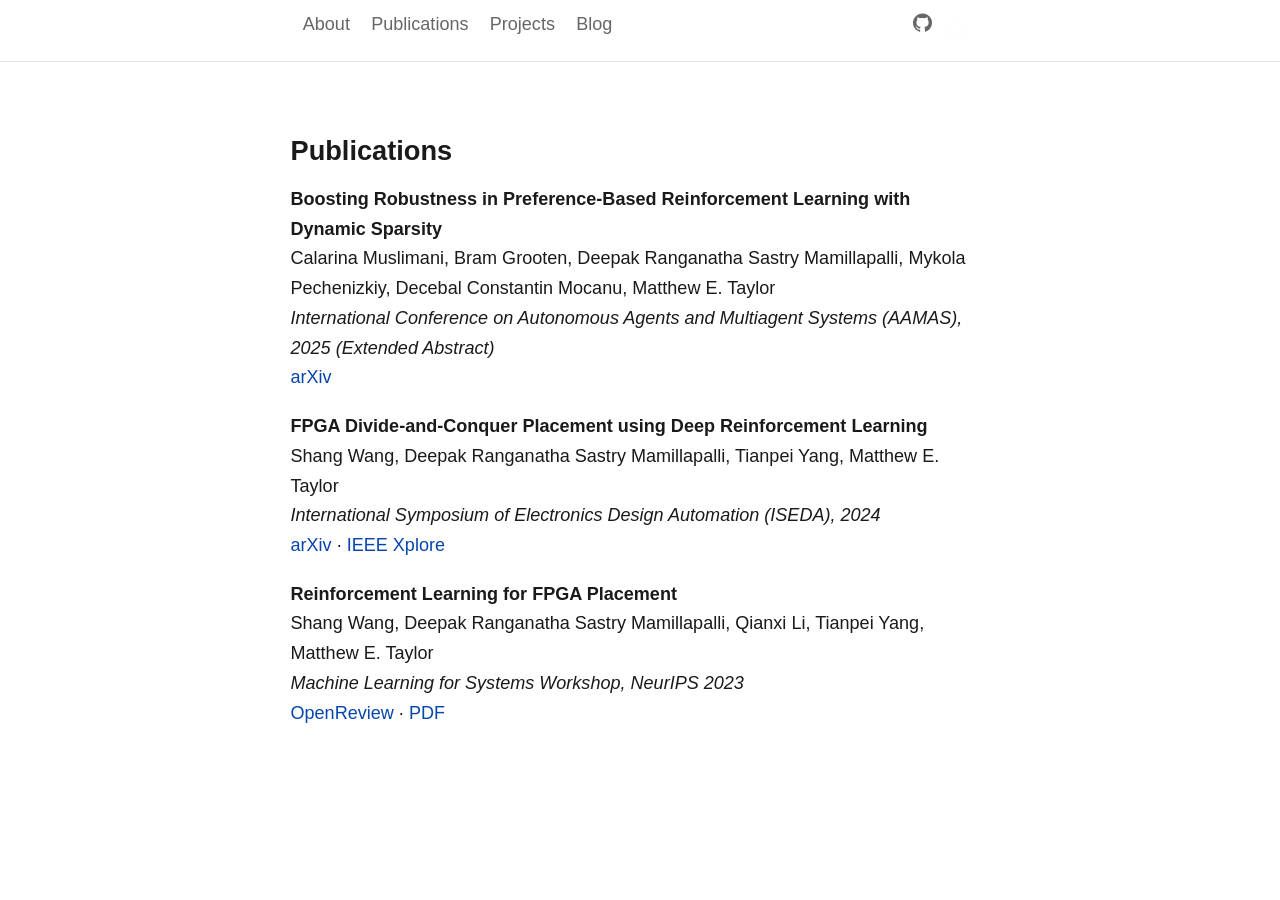
<file: publications.html>
<!DOCTYPE html>
<html xmlns="http://www.w3.org/1999/xhtml" lang="en" xml:lang="en"><head>

<meta charset="utf-8">
<meta name="generator" content="quarto-1.10.18">

<meta name="viewport" content="width=device-width, initial-scale=1.0, user-scalable=yes">


<title>Publications – Deepak R. Sastry</title>
<style>
/* Default styles provided by pandoc.
** See https://pandoc.org/MANUAL.html#variables-for-html for config info.
*/
span.smallcaps{font-variant: small-caps;}
div.columns{display: flex; gap: 1.5em;}
div.column{flex: auto;}
@media screen {
div.columns{gap: min(4vw, 1.5em);}
div.column{overflow-x: auto;}
}
div.hanging-indent{margin-left: 1.5em; text-indent: -1.5em;}
ul.task-list{list-style: none;}
ul.task-list li input[type="checkbox"] {
  width: 0.8em;
  margin: 0 0.8em 0.2em -1em; /* quarto-specific, see https://github.com/quarto-dev/quarto-cli/issues/4556 */ 
  vertical-align: middle;
}
</style>


<script src="site_libs/quarto-nav/quarto-nav.js"></script>
<script src="site_libs/quarto-nav/headroom.min.js"></script>
<script src="site_libs/clipboard/clipboard.min.js"></script>
<script src="site_libs/quarto-search/autocomplete.umd.js"></script>
<script src="site_libs/quarto-search/fuse.min.js"></script>
<script src="site_libs/quarto-search/quarto-search.js"></script>
<meta name="quarto:offset" content="./">
<script src="site_libs/quarto-html/quarto.js" type="module"></script>
<script src="site_libs/quarto-html/tabsets/tabsets.js" type="module"></script>
<script src="site_libs/quarto-html/popper.min.js"></script>
<script src="site_libs/quarto-html/tippy.umd.min.js"></script>
<script src="site_libs/quarto-html/anchor.min.js"></script>
<link href="site_libs/quarto-html/tippy.css" rel="stylesheet">
<link href="site_libs/quarto-html/quarto-syntax-highlighting-64a204ab8560d761af7679ceaba22944.css" rel="stylesheet" id="quarto-text-highlighting-styles">
<script src="site_libs/bootstrap/bootstrap.min.js"></script>
<link href="site_libs/bootstrap/bootstrap-icons.css" rel="stylesheet">
<link href="site_libs/bootstrap/bootstrap-5b625113185319c9cbad2e443de95670.min.css" rel="stylesheet" append-hash="true" id="quarto-bootstrap" data-mode="light">
<script id="quarto-search-options" type="application/json">{
  "location": "navbar",
  "copy-button": false,
  "collapse-after": 3,
  "panel-placement": "end",
  "type": "overlay",
  "limit": 50,
  "keyboard-shortcut": [
    "f",
    "/",
    "s"
  ],
  "show-item-context": false,
  "language": {
    "search-no-results-text": "No results",
    "search-matching-documents-text": "matching documents",
    "search-copy-link-title": "Copy link to search",
    "search-hide-matches-text": "Hide additional matches",
    "search-more-match-text": "more match in this document",
    "search-more-matches-text": "more matches in this document",
    "search-clear-button-title": "Clear",
    "search-text-placeholder": "",
    "search-detached-cancel-button-title": "Cancel",
    "search-submit-button-title": "Submit",
    "search-label": "Search"
  }
}</script>


<link rel="stylesheet" href="styles.css">
</head>

<body class="nav-fixed fullcontent quarto-light">

<div id="quarto-search-results"></div>
  <header id="quarto-header" class="headroom fixed-top">
    <nav class="navbar navbar-expand-lg " data-bs-theme="dark">
      <div class="navbar-container container-fluid">
      <div class="navbar-brand-container mx-auto">
    <a class="navbar-brand" href="./index.html">
    <span class="navbar-title">Deepak R. Sastry</span>
    </a>
  </div>
            <div id="quarto-search" class="" title="Search"></div>
          <button class="navbar-toggler" type="button" data-bs-toggle="collapse" data-bs-target="#navbarCollapse" aria-controls="navbarCollapse" role="menu" aria-expanded="false" aria-label="Toggle navigation" onclick="if (window.quartoToggleHeadroom) { window.quartoToggleHeadroom(); }">
  <span class="navbar-toggler-icon"></span>
</button>
          <div class="collapse navbar-collapse" id="navbarCollapse">
            <ul class="navbar-nav navbar-nav-scroll me-auto">
  <li class="nav-item">
    <a class="nav-link" href="./index.html"> 
<span class="menu-text">About</span></a>
  </li>  
  <li class="nav-item">
    <a class="nav-link active" href="./publications.html" aria-current="page"> 
<span class="menu-text">Publications</span></a>
  </li>  
  <li class="nav-item">
    <a class="nav-link" href="./projects.html"> 
<span class="menu-text">Projects</span></a>
  </li>  
  <li class="nav-item">
    <a class="nav-link" href="./blog/index.html"> 
<span class="menu-text">Blog</span></a>
  </li>  
</ul>
            <ul class="navbar-nav navbar-nav-scroll ms-auto">
  <li class="nav-item compact">
    <a class="nav-link" href="https://github.com/DeepakR-Sastry"> <i class="bi bi-github" role="img" aria-label="GitHub">
</i> 
<span class="menu-text"></span></a>
  </li>  
</ul>
          </div> <!-- /navcollapse -->
            <div class="quarto-navbar-tools">
</div>
      </div> <!-- /container-fluid -->
    </nav>
</header>
<!-- content -->
<div id="quarto-content" class="quarto-container page-columns page-rows-contents page-layout-article page-navbar">
<!-- sidebar -->
<!-- margin-sidebar -->
    
<!-- main -->
<main class="content" id="quarto-document-content">

<header id="title-block-header" class="quarto-title-block default">
<div class="quarto-title">
<h1 class="title">Publications</h1>
</div>



<div class="quarto-title-meta">

    
  
    
  </div>
  


</header>


<p><strong>Boosting Robustness in Preference-Based Reinforcement Learning with Dynamic Sparsity</strong><br>
Calarina Muslimani, Bram Grooten, Deepak Ranganatha Sastry Mamillapalli, Mykola Pechenizkiy, Decebal Constantin Mocanu, Matthew E. Taylor<br>
<em>International Conference on Autonomous Agents and Multiagent Systems (AAMAS), 2025 (Extended Abstract)</em><br>
<a href="https://arxiv.org/abs/2406.06495">arXiv</a></p>
<p><strong>FPGA Divide-and-Conquer Placement using Deep Reinforcement Learning</strong><br>
Shang Wang, Deepak Ranganatha Sastry Mamillapalli, Tianpei Yang, Matthew E. Taylor<br>
<em>International Symposium of Electronics Design Automation (ISEDA), 2024</em><br>
<a href="https://arxiv.org/abs/2404.13061">arXiv</a> · <a href="https://ieeexplore.ieee.org/document/10617677">IEEE Xplore</a></p>
<p><strong>Reinforcement Learning for FPGA Placement</strong><br>
Shang Wang, Deepak Ranganatha Sastry Mamillapalli, Qianxi Li, Tianpei Yang, Matthew E. Taylor<br>
<em>Machine Learning for Systems Workshop, NeurIPS 2023</em><br>
<a href="https://openreview.net/forum?id=6GR8KqWCWf">OpenReview</a> · <a href="https://mlforsystems.org/assets/papers/neurips2023/paper20.pdf">PDF</a></p>



</main> <!-- /main -->
<script id="quarto-html-after-body" type="application/javascript">
  window.document.addEventListener("DOMContentLoaded", function (event) {
    const icon = "";
    const anchorJS = new window.AnchorJS();
    anchorJS.options = {
      placement: 'right',
      icon: icon
    };
    anchorJS.add('.anchored');
    const isCodeAnnotation = (el) => {
      for (const clz of el.classList) {
        if (clz.startsWith('code-annotation-')) {                     
          return true;
        }
      }
      return false;
    }
    const onCopySuccess = function(e) {
      // button target
      const button = e.trigger;
      // don't keep focus
      button.blur();
      // flash "checked"
      button.classList.add('code-copy-button-checked');
      var currentTitle = button.getAttribute("title");
      button.setAttribute("title", "Copied!");
      let tooltip;
      if (window.bootstrap) {
        button.setAttribute("data-bs-toggle", "tooltip");
        button.setAttribute("data-bs-placement", "left");
        button.setAttribute("data-bs-title", "Copied!");
        tooltip = new bootstrap.Tooltip(button, 
          { trigger: "manual", 
            customClass: "code-copy-button-tooltip",
            offset: [0, -8]});
        tooltip.show();    
      }
      setTimeout(function() {
        if (tooltip) {
          tooltip.hide();
          button.removeAttribute("data-bs-title");
          button.removeAttribute("data-bs-toggle");
          button.removeAttribute("data-bs-placement");
        }
        button.setAttribute("title", currentTitle);
        button.classList.remove('code-copy-button-checked');
      }, 1000);
      // clear code selection
      e.clearSelection();
    }
    const getTextToCopy = function(trigger) {
      const outerScaffold = trigger.parentElement.cloneNode(true);
      const codeEl = outerScaffold.querySelector('code');
      for (const childEl of codeEl.children) {
        if (isCodeAnnotation(childEl)) {
          childEl.remove();
        }
      }
      return codeEl.innerText;
    }
    const clipboard = new window.ClipboardJS('.code-copy-button:not([data-in-quarto-modal])', {
      text: getTextToCopy
    });
    clipboard.on('success', onCopySuccess);
    if (window.document.getElementById('quarto-embedded-source-code-modal')) {
      const clipboardModal = new window.ClipboardJS('.code-copy-button[data-in-quarto-modal]', {
        text: getTextToCopy,
        container: window.document.getElementById('quarto-embedded-source-code-modal')
      });
      clipboardModal.on('success', onCopySuccess);
    }
      var localhostRegex = new RegExp(/^(?:http|https):\/\/localhost\:?[0-9]*\//);
      var mailtoRegex = new RegExp(/^mailto:/);
        var filterRegex = new RegExp("https:\/\/deepakr-sastry\.github\.io");
      var isInternal = (href) => {
          return filterRegex.test(href) || localhostRegex.test(href) || mailtoRegex.test(href);
      }
      // Inspect non-navigation links and adorn them if external
     var links = window.document.querySelectorAll('a[href]:not(.nav-link):not(.navbar-brand):not(.toc-action):not(.sidebar-link):not(.sidebar-item-toggle):not(.pagination-link):not(.no-external):not([aria-hidden]):not(.dropdown-item):not(.quarto-navigation-tool):not(.about-link)');
      for (var i=0; i<links.length; i++) {
        const link = links[i];
        if (!isInternal(link.href)) {
          // undo the damage that might have been done by quarto-nav.js in the case of
          // links that we want to consider external
          if (link.dataset.originalHref !== undefined) {
            link.href = link.dataset.originalHref;
          }
        }
      }
    function tippyHover(el, contentFn, onTriggerFn, onUntriggerFn) {
      const config = {
        allowHTML: true,
        maxWidth: 500,
        delay: 100,
        arrow: false,
        appendTo: function(el) {
            return el.parentElement;
        },
        interactive: true,
        interactiveBorder: 10,
        theme: 'quarto',
        placement: 'bottom-start',
      };
      if (contentFn) {
        config.content = contentFn;
      }
      if (onTriggerFn) {
        config.onTrigger = onTriggerFn;
      }
      if (onUntriggerFn) {
        config.onUntrigger = onUntriggerFn;
      }
      window.tippy(el, config); 
    }
    const noterefs = window.document.querySelectorAll('a[role="doc-noteref"]');
    for (var i=0; i<noterefs.length; i++) {
      const ref = noterefs[i];
      tippyHover(ref, function() {
        // use id or data attribute instead here
        let href = ref.getAttribute('data-footnote-href') || ref.getAttribute('href');
        try { href = new URL(href).hash; } catch {}
        const id = href.replace(/^#\/?/, "");
        const note = window.document.getElementById(id);
        if (note) {
          return note.innerHTML;
        } else {
          return "";
        }
      });
    }
    const xrefs = window.document.querySelectorAll('a.quarto-xref');
    const processXRef = (id, note) => {
      // Strip column container classes
      const stripColumnClz = (el) => {
        el.classList.remove("page-full", "page-columns");
        if (el.children) {
          for (const child of el.children) {
            stripColumnClz(child);
          }
        }
      }
      stripColumnClz(note)
      if (id === null || id.startsWith('sec-')) {
        // Special case sections, only their first couple elements
        const container = document.createElement("div");
        if (note.children && note.children.length > 2) {
          container.appendChild(note.children[0].cloneNode(true));
          for (let i = 1; i < note.children.length; i++) {
            const child = note.children[i];
            if (child.tagName === "P" && child.innerText === "") {
              continue;
            } else {
              container.appendChild(child.cloneNode(true));
              break;
            }
          }
          if (window.Quarto?.typesetMath) {
            window.Quarto.typesetMath(container);
          }
          return container.innerHTML
        } else {
          if (window.Quarto?.typesetMath) {
            window.Quarto.typesetMath(note);
          }
          return note.innerHTML;
        }
      } else {
        // Remove any anchor links if they are present
        const anchorLink = note.querySelector('a.anchorjs-link');
        if (anchorLink) {
          anchorLink.remove();
        }
        if (window.Quarto?.typesetMath) {
          window.Quarto.typesetMath(note);
        }
        if (note.classList.contains("callout")) {
          return note.outerHTML;
        } else {
          return note.innerHTML;
        }
      }
    }
    for (var i=0; i<xrefs.length; i++) {
      const xref = xrefs[i];
      tippyHover(xref, undefined, function(instance) {
        instance.disable();
        let url = xref.getAttribute('href');
        let hash = undefined; 
        if (url.startsWith('#')) {
          hash = url;
        } else {
          try { hash = new URL(url).hash; } catch {}
        }
        if (hash) {
          const id = hash.replace(/^#\/?/, "");
          const note = window.document.getElementById(id);
          if (note !== null) {
            try {
              const html = processXRef(id, note.cloneNode(true));
              instance.setContent(html);
            } finally {
              instance.enable();
              instance.show();
            }
          } else {
            // See if we can fetch this
            fetch(url.split('#')[0])
            .then(res => res.text())
            .then(html => {
              const parser = new DOMParser();
              const htmlDoc = parser.parseFromString(html, "text/html");
              const note = htmlDoc.getElementById(id);
              if (note !== null) {
                const html = processXRef(id, note);
                instance.setContent(html);
              } 
            }).finally(() => {
              instance.enable();
              instance.show();
            });
          }
        } else {
          // See if we can fetch a full url (with no hash to target)
          // This is a special case and we should probably do some content thinning / targeting
          fetch(url)
          .then(res => res.text())
          .then(html => {
            const parser = new DOMParser();
            const htmlDoc = parser.parseFromString(html, "text/html");
            const note = htmlDoc.querySelector('main.content');
            if (note !== null) {
              // This should only happen for chapter cross references
              // (since there is no id in the URL)
              // remove the first header
              if (note.children.length > 0 && note.children[0].tagName === "HEADER") {
                note.children[0].remove();
              }
              const html = processXRef(null, note);
              instance.setContent(html);
            } 
          }).finally(() => {
            instance.enable();
            instance.show();
          });
        }
      }, function(instance) {
      });
    }
        let selectedAnnoteEl;
        const selectorForAnnotation = ( cell, annotation) => {
          let cellAttr = 'data-code-cell="' + cell + '"';
          let lineAttr = 'data-code-annotation="' +  annotation + '"';
          const selector = 'span[' + cellAttr + '][' + lineAttr + ']';
          return selector;
        }
        const selectCodeLines = (annoteEl) => {
          const doc = window.document;
          const targetCell = annoteEl.getAttribute("data-target-cell");
          const targetAnnotation = annoteEl.getAttribute("data-target-annotation");
          const annoteSpan = window.document.querySelector(selectorForAnnotation(targetCell, targetAnnotation));
          const lines = annoteSpan.getAttribute("data-code-lines").split(",");
          const lineIds = lines.map((line) => {
            return targetCell + "-" + line;
          })
          let top = null;
          let height = null;
          let parent = null;
          if (lineIds.length > 0) {
              //compute the position of the single el (top and bottom and make a div)
              const el = window.document.getElementById(lineIds[0]);
              top = el.offsetTop;
              height = el.offsetHeight;
              parent = el.parentElement.parentElement;
            if (lineIds.length > 1) {
              const lastEl = window.document.getElementById(lineIds[lineIds.length - 1]);
              const bottom = lastEl.offsetTop + lastEl.offsetHeight;
              height = bottom - top;
            }
            if (top !== null && height !== null && parent !== null) {
              // cook up a div (if necessary) and position it 
              let div = window.document.getElementById("code-annotation-line-highlight");
              if (div === null) {
                div = window.document.createElement("div");
                div.setAttribute("id", "code-annotation-line-highlight");
                div.style.position = 'absolute';
                parent.appendChild(div);
              }
              div.style.top = top - 2 + "px";
              div.style.height = height + 4 + "px";
              div.style.left = 0;
              let gutterDiv = window.document.getElementById("code-annotation-line-highlight-gutter");
              if (gutterDiv === null) {
                gutterDiv = window.document.createElement("div");
                gutterDiv.setAttribute("id", "code-annotation-line-highlight-gutter");
                gutterDiv.style.position = 'absolute';
                const codeCell = window.document.getElementById(targetCell);
                const gutter = codeCell.querySelector('.code-annotation-gutter');
                gutter.appendChild(gutterDiv);
              }
              gutterDiv.style.top = top - 2 + "px";
              gutterDiv.style.height = height + 4 + "px";
            }
            selectedAnnoteEl = annoteEl;
          }
        };
        const unselectCodeLines = () => {
          const elementsIds = ["code-annotation-line-highlight", "code-annotation-line-highlight-gutter"];
          elementsIds.forEach((elId) => {
            const div = window.document.getElementById(elId);
            if (div) {
              div.remove();
            }
          });
          selectedAnnoteEl = undefined;
        };
          // Handle positioning of the toggle
      window.addEventListener(
        "resize",
        throttle(() => {
          elRect = undefined;
          if (selectedAnnoteEl) {
            selectCodeLines(selectedAnnoteEl);
          }
        }, 10)
      );
      function throttle(fn, ms) {
      let throttle = false;
      let timer;
        return (...args) => {
          if(!throttle) { // first call gets through
              fn.apply(this, args);
              throttle = true;
          } else { // all the others get throttled
              if(timer) clearTimeout(timer); // cancel #2
              timer = setTimeout(() => {
                fn.apply(this, args);
                timer = throttle = false;
              }, ms);
          }
        };
      }
        // Attach click handler to the DT
        const annoteDls = window.document.querySelectorAll('dt[data-target-cell]');
        for (const annoteDlNode of annoteDls) {
          annoteDlNode.addEventListener('click', (event) => {
            const clickedEl = event.target;
            if (clickedEl !== selectedAnnoteEl) {
              unselectCodeLines();
              const activeEl = window.document.querySelector('dt[data-target-cell].code-annotation-active');
              if (activeEl) {
                activeEl.classList.remove('code-annotation-active');
              }
              selectCodeLines(clickedEl);
              clickedEl.classList.add('code-annotation-active');
            } else {
              // Unselect the line
              unselectCodeLines();
              clickedEl.classList.remove('code-annotation-active');
            }
          });
        }
    const findCites = (el) => {
      const parentEl = el.parentElement;
      if (parentEl) {
        const cites = parentEl.dataset.cites;
        if (cites) {
          return {
            el,
            cites: cites.split(' ')
          };
        } else {
          return findCites(el.parentElement)
        }
      } else {
        return undefined;
      }
    };
    var bibliorefs = window.document.querySelectorAll('a[role="doc-biblioref"]');
    for (var i=0; i<bibliorefs.length; i++) {
      const ref = bibliorefs[i];
      const citeInfo = findCites(ref);
      if (citeInfo) {
        tippyHover(citeInfo.el, function() {
          var popup = window.document.createElement('div');
          citeInfo.cites.forEach(function(cite) {
            var citeDiv = window.document.createElement('div');
            citeDiv.classList.add('hanging-indent');
            citeDiv.classList.add('csl-entry');
            var biblioDiv = window.document.getElementById('ref-' + cite);
            if (biblioDiv) {
              citeDiv.innerHTML = biblioDiv.innerHTML;
            }
            popup.appendChild(citeDiv);
          });
          return popup.innerHTML;
        });
      }
    }
  });
  </script>
</div> <!-- /content -->




</body></html>
</file>
<file: site_libs/quarto-html/tippy.css>
.tippy-box[data-animation=fade][data-state=hidden]{opacity:0}[data-tippy-root]{max-width:calc(100vw - 10px)}.tippy-box{position:relative;background-color:#333;color:#fff;border-radius:4px;font-size:14px;line-height:1.4;white-space:normal;outline:0;transition-property:transform,visibility,opacity}.tippy-box[data-placement^=top]>.tippy-arrow{bottom:0}.tippy-box[data-placement^=top]>.tippy-arrow:before{bottom:-7px;left:0;border-width:8px 8px 0;border-top-color:initial;transform-origin:center top}.tippy-box[data-placement^=bottom]>.tippy-arrow{top:0}.tippy-box[data-placement^=bottom]>.tippy-arrow:before{top:-7px;left:0;border-width:0 8px 8px;border-bottom-color:initial;transform-origin:center bottom}.tippy-box[data-placement^=left]>.tippy-arrow{right:0}.tippy-box[data-placement^=left]>.tippy-arrow:before{border-width:8px 0 8px 8px;border-left-color:initial;right:-7px;transform-origin:center left}.tippy-box[data-placement^=right]>.tippy-arrow{left:0}.tippy-box[data-placement^=right]>.tippy-arrow:before{left:-7px;border-width:8px 8px 8px 0;border-right-color:initial;transform-origin:center right}.tippy-box[data-inertia][data-state=visible]{transition-timing-function:cubic-bezier(.54,1.5,.38,1.11)}.tippy-arrow{width:16px;height:16px;color:#333}.tippy-arrow:before{content:"";position:absolute;border-color:transparent;border-style:solid}.tippy-content{position:relative;padding:5px 9px;z-index:1}
</file>
<file: site_libs/quarto-html/quarto-syntax-highlighting-64a204ab8560d761af7679ceaba22944.css>
/* quarto syntax highlight colors */
:root {
  --quarto-hl-ot-color: #003B4F;
  --quarto-hl-at-color: #657422;
  --quarto-hl-ss-color: #20794D;
  --quarto-hl-an-color: #5E5E5E;
  --quarto-hl-fu-color: #4758AB;
  --quarto-hl-st-color: #20794D;
  --quarto-hl-cf-color: #003B4F;
  --quarto-hl-op-color: #5E5E5E;
  --quarto-hl-er-color: #AD0000;
  --quarto-hl-bn-color: #AD0000;
  --quarto-hl-al-color: #AD0000;
  --quarto-hl-va-color: #111111;
  --quarto-hl-bu-color: inherit;
  --quarto-hl-ex-color: inherit;
  --quarto-hl-pp-color: #AD0000;
  --quarto-hl-in-color: #5E5E5E;
  --quarto-hl-vs-color: #20794D;
  --quarto-hl-wa-color: #5E5E5E;
  --quarto-hl-do-color: #5E5E5E;
  --quarto-hl-im-color: #00769E;
  --quarto-hl-ch-color: #20794D;
  --quarto-hl-dt-color: #AD0000;
  --quarto-hl-fl-color: #AD0000;
  --quarto-hl-co-color: #5E5E5E;
  --quarto-hl-cv-color: #5E5E5E;
  --quarto-hl-cn-color: #8f5902;
  --quarto-hl-sc-color: #5E5E5E;
  --quarto-hl-dv-color: #AD0000;
  --quarto-hl-kw-color: #003B4F;
}

/* other quarto variables */
:root {
  --quarto-font-monospace: SFMono-Regular, Menlo, Monaco, Consolas, "Liberation Mono", "Courier New", monospace;
}

/* syntax highlight based on Pandoc's rules */
pre > code.sourceCode > span {
  color: #003B4F;
}

code.sourceCode > span {
  color: #003B4F;
}

div.sourceCode,
div.sourceCode pre.sourceCode {
  color: #003B4F;
}

/* Normal */
code span {
  color: #003B4F;
}

/* Alert */
code span.al {
  color: #AD0000;
  font-style: inherit;
}

/* Annotation */
code span.an {
  color: #5E5E5E;
  font-style: inherit;
}

/* Attribute */
code span.at {
  color: #657422;
  font-style: inherit;
}

/* BaseN */
code span.bn {
  color: #AD0000;
  font-style: inherit;
}

/* BuiltIn */
code span.bu {
  font-style: inherit;
}

/* ControlFlow */
code span.cf {
  color: #003B4F;
  font-weight: bold;
  font-style: inherit;
}

/* Char */
code span.ch {
  color: #20794D;
  font-style: inherit;
}

/* Constant */
code span.cn {
  color: #8f5902;
  font-style: inherit;
}

/* Comment */
code span.co {
  color: #5E5E5E;
  font-style: inherit;
}

/* CommentVar */
code span.cv {
  color: #5E5E5E;
  font-style: italic;
}

/* Documentation */
code span.do {
  color: #5E5E5E;
  font-style: italic;
}

/* DataType */
code span.dt {
  color: #AD0000;
  font-style: inherit;
}

/* DecVal */
code span.dv {
  color: #AD0000;
  font-style: inherit;
}

/* Error */
code span.er {
  color: #AD0000;
  font-style: inherit;
}

/* Extension */
code span.ex {
  font-style: inherit;
}

/* Float */
code span.fl {
  color: #AD0000;
  font-style: inherit;
}

/* Function */
code span.fu {
  color: #4758AB;
  font-style: inherit;
}

/* Import */
code span.im {
  color: #00769E;
  font-style: inherit;
}

/* Information */
code span.in {
  color: #5E5E5E;
  font-style: inherit;
}

/* Keyword */
code span.kw {
  color: #003B4F;
  font-weight: bold;
  font-style: inherit;
}

/* Operator */
code span.op {
  color: #5E5E5E;
  font-style: inherit;
}

/* Other */
code span.ot {
  color: #003B4F;
  font-style: inherit;
}

/* Preprocessor */
code span.pp {
  color: #AD0000;
  font-style: inherit;
}

/* SpecialChar */
code span.sc {
  color: #5E5E5E;
  font-style: inherit;
}

/* SpecialString */
code span.ss {
  color: #20794D;
  font-style: inherit;
}

/* String */
code span.st {
  color: #20794D;
  font-style: inherit;
}

/* Variable */
code span.va {
  color: #111111;
  font-style: inherit;
}

/* VerbatimString */
code span.vs {
  color: #20794D;
  font-style: inherit;
}

/* Warning */
code span.wa {
  color: #5E5E5E;
  font-style: italic;
}

.prevent-inlining {
  content: "</";
}

/*# sourceMappingURL=9d8d5bb603a83b8298b89080a598c93b.css.map */
</file>
<file: styles.css>
:root {
  --text: #1a1a1a;
  --muted: #666;
  --link: #0645ad;
  --bg: #fff;
}

body {
  font-family: -apple-system, BlinkMacSystemFont, "Segoe UI", Roboto, sans-serif;
  font-size: 1.0625rem;
  line-height: 1.65;
  color: var(--text);
  background: var(--bg);
}


a { color: var(--link); text-decoration: none; }
a:hover { text-decoration: underline; }

h1 { font-size: 1.6rem; margin: 0 0 1.5rem; font-weight: 600; }
h2 { font-size: 1.25rem; margin: 2.5rem 0 0.75rem; font-weight: 600; }
h3 { font-size: 1.0625rem; margin: 1.75rem 0 0.5rem; font-weight: 600; }

p { margin: 0 0 1.1rem; }

.navbar {
  border-bottom: 1px solid #e5e5e5;
  background: none;
  margin-bottom: 2.5rem;
}
.navbar-container { max-width: 700px; }
.navbar-nav { gap: 1.25rem; }
.navbar .nav-link { padding: 0 0 0.75rem !important; color: var(--muted) !important; }
.navbar .nav-link:hover { color: var(--text) !important; }
.navbar-brand-container { display: none; }

pre {
  background: #f6f6f6;
  padding: 0.9rem 1rem;
  overflow-x: auto;
  font-size: 0.875rem;
  border-radius: 3px;
}
code { font-size: 0.9em; }

blockquote {
  margin: 1.5rem 0;
  padding-left: 1rem;
  border-left: 2px solid #ddd;
  color: var(--muted);
}

.katex-display { overflow-x: auto; overflow-y: hidden; padding: 0.25rem 0; }

footer, .nav-footer { display: none; }
.navbar-collapse {
  display: flex !important;
  flex-basis: auto;
}
.navbar-toggler { display: none !important; }
.navbar > .navbar-container { flex-wrap: wrap; }

@media (max-width: 700px) {
  .navbar-nav {
    flex-direction: row;
    flex-wrap: wrap;
    gap: 1rem;
  }
  .navbar .nav-link { font-size: 0.95rem; }
}
</file>
